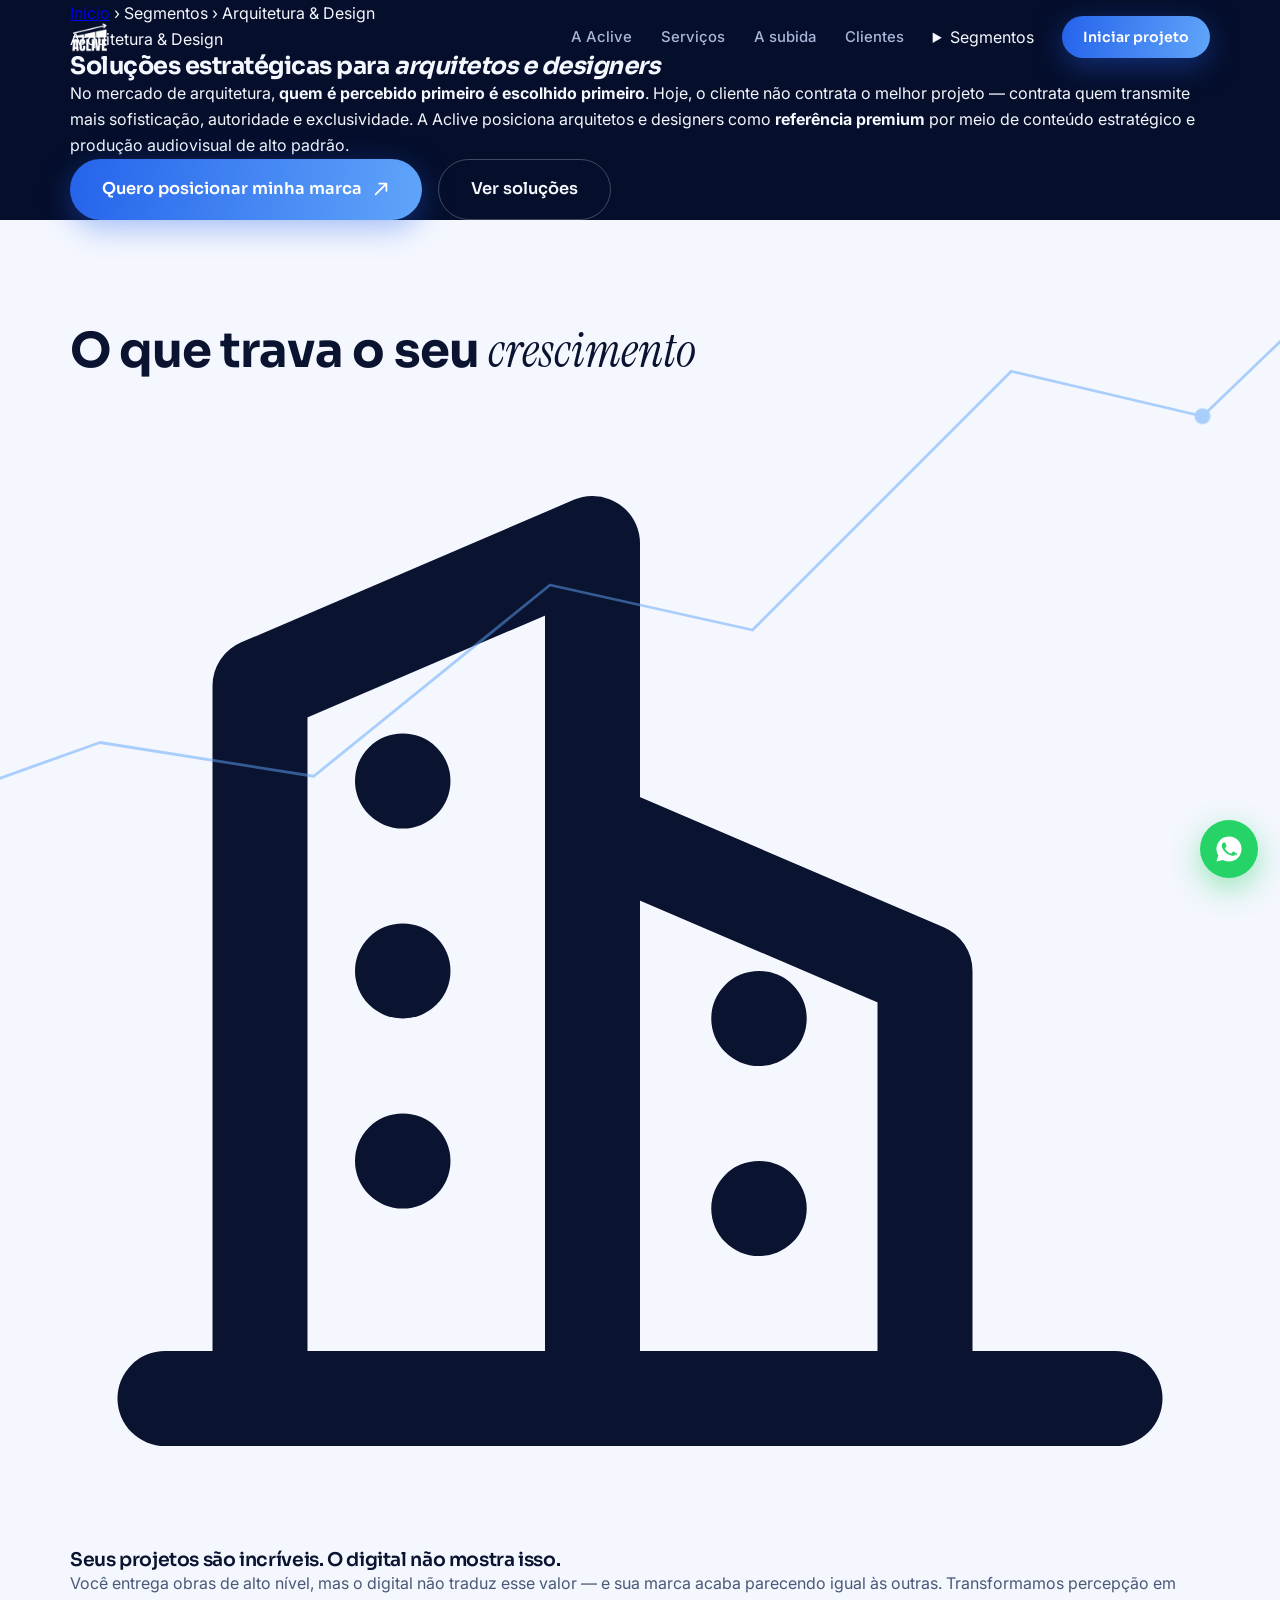
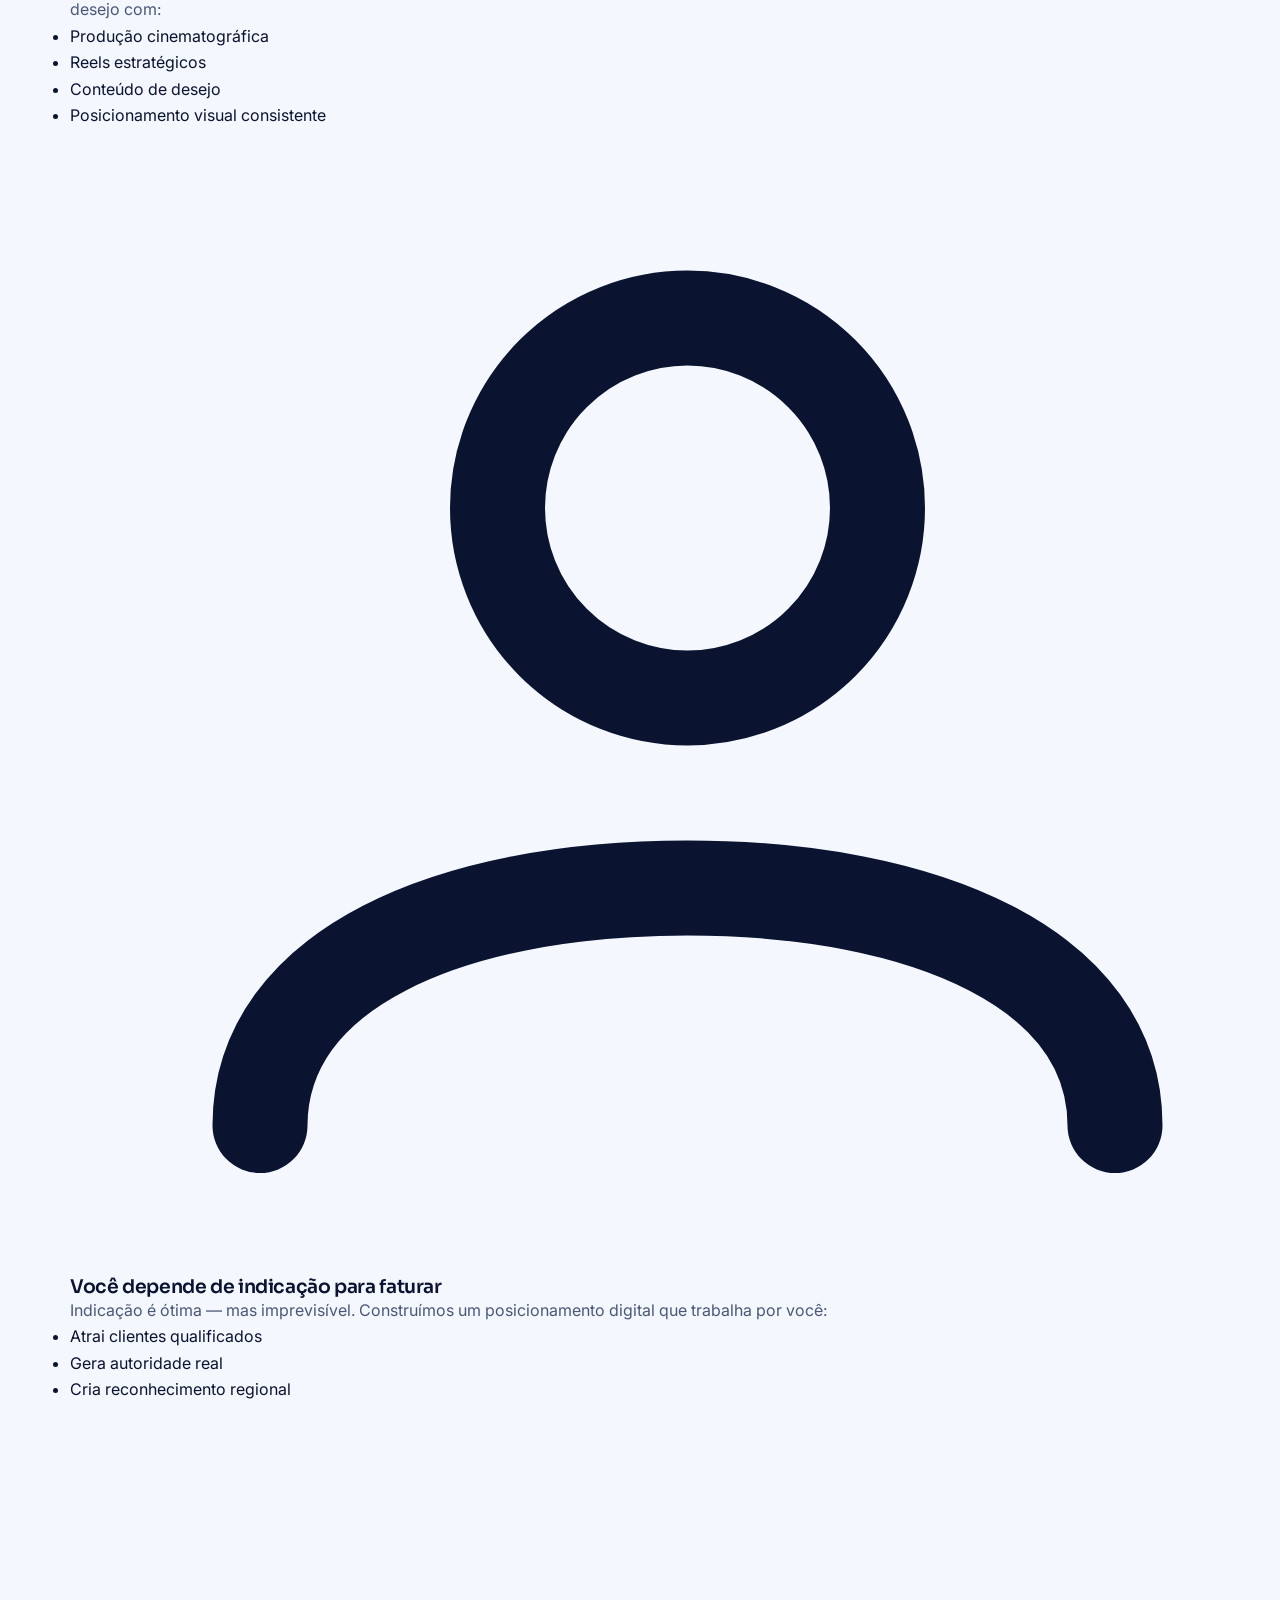
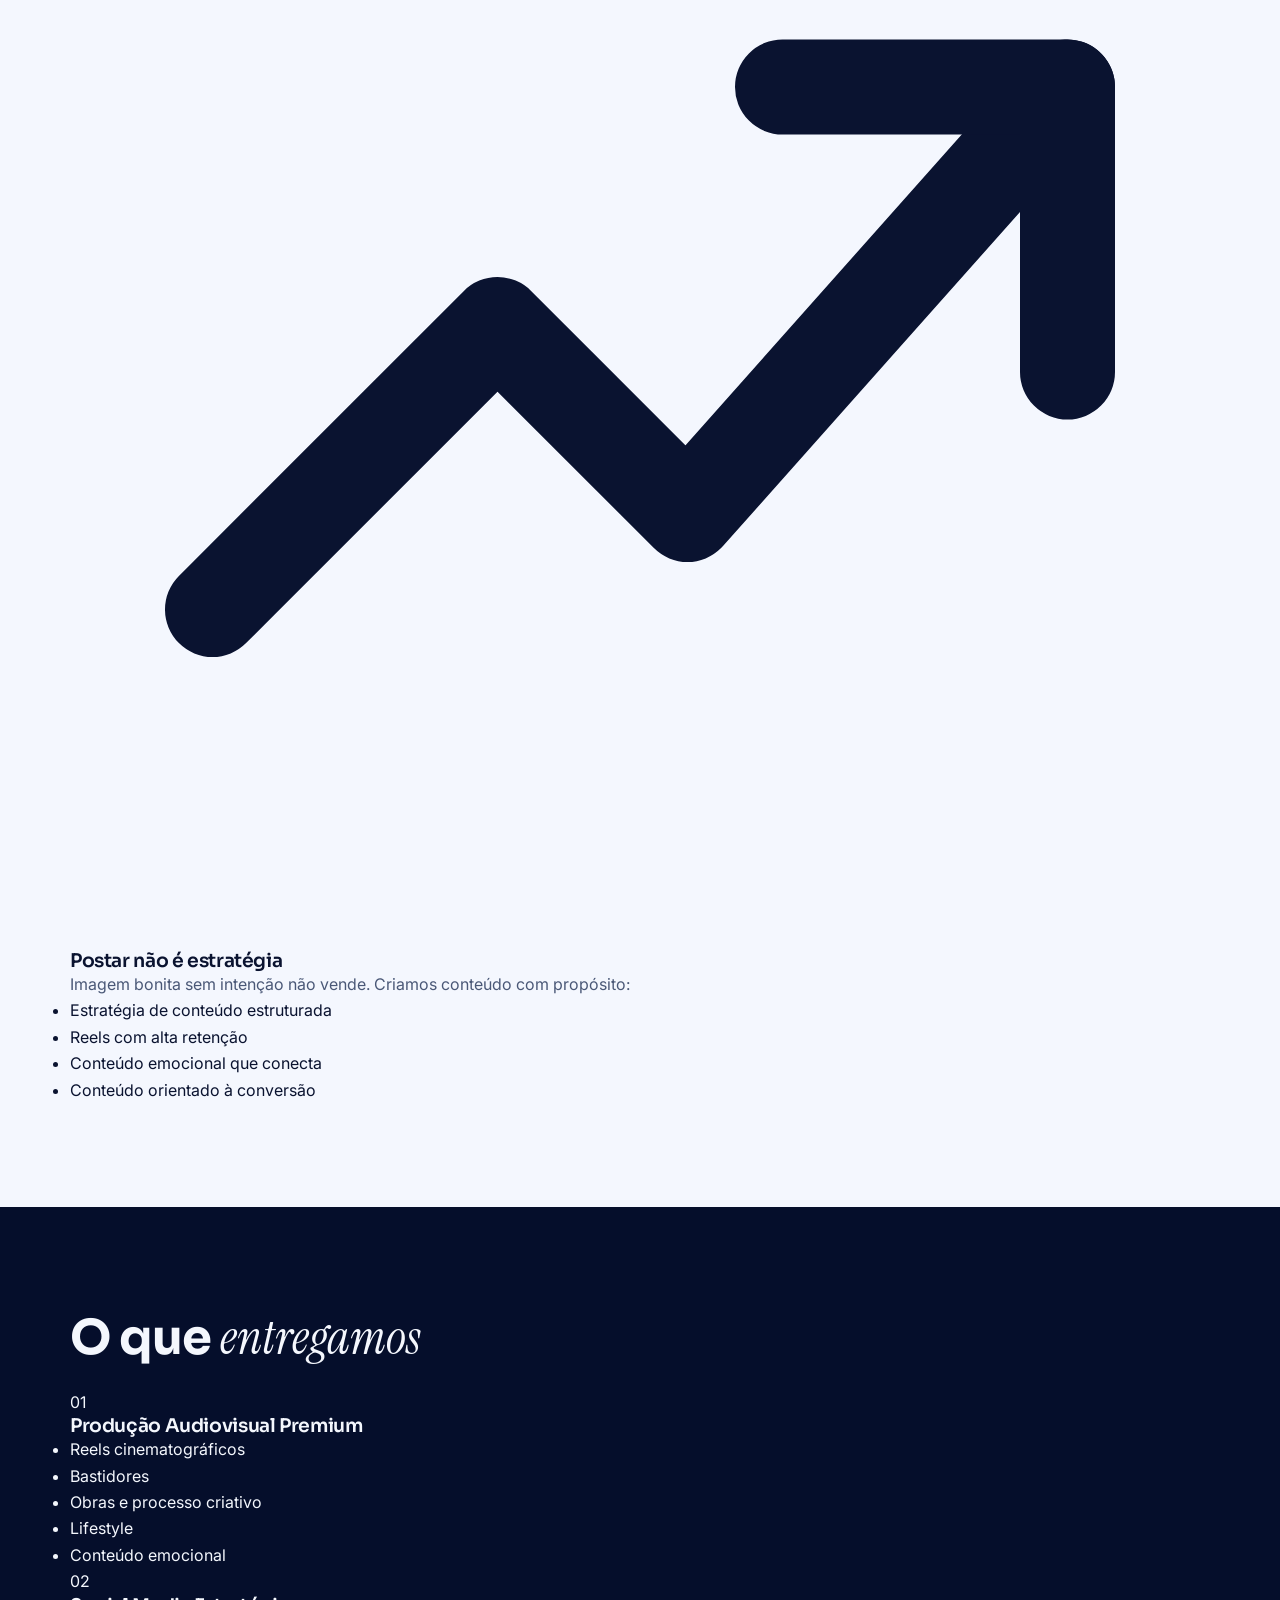
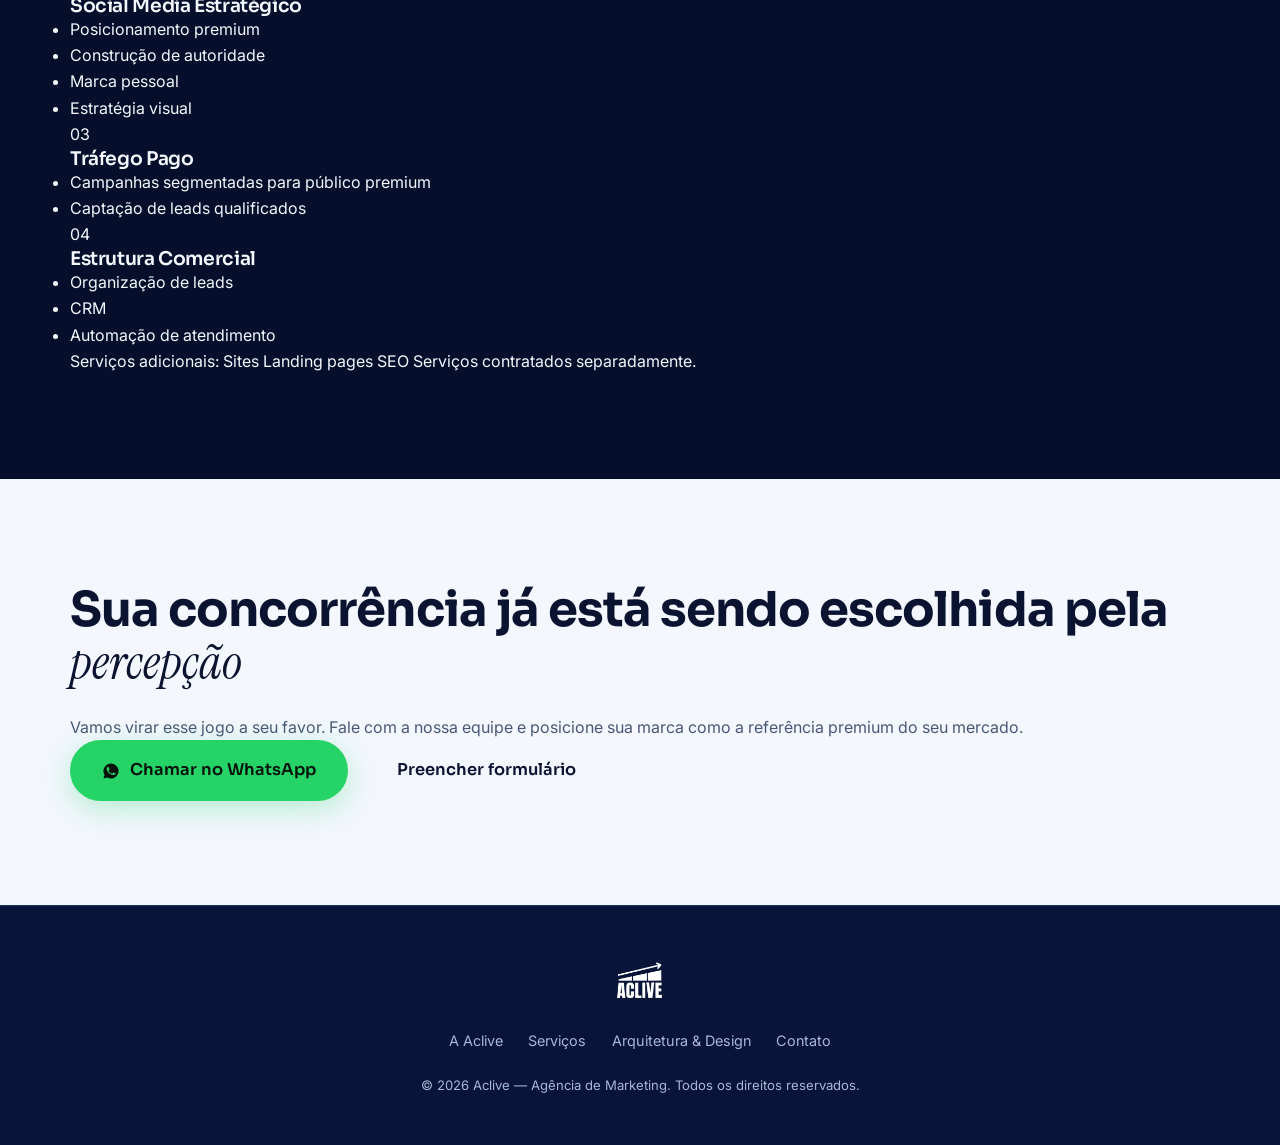
<file: segmentos/arquitetura/index.html>
<!DOCTYPE html>
<html lang="pt-BR">
<head>
  <meta charset="UTF-8">
  <meta name="viewport" content="width=device-width, initial-scale=1.0">
  <title>Marketing para Arquitetura e Design | Aclive — Posicionamento premium e autoridade</title>
  <meta name="description" content="Marketing digital para arquitetos e designers: produção audiovisual cinematográfica, social media premium, tráfego pago segmentado e estrutura comercial. Posicione sua marca como referência premium com a Aclive.">

  <!-- ============================================================
       PÁGINA DE SEGMENTO: ARQUITETURA & DESIGN  (slug: /segmentos/arquitetura/)
       Para criar um novo segmento: duplique esta pasta, renomeie o
       slug, e edite título, meta, H1 e conteúdo. Os caminhos com /
       no início (ex.: /style.css) funcionam em qualquer nível.
       ============================================================ -->

  <link rel="preconnect" href="https://fonts.googleapis.com">
  <link rel="preconnect" href="https://fonts.gstatic.com" crossorigin>
  <link href="https://fonts.googleapis.com/css2?family=Sora:wght@400;600;700;800&family=Inter:wght@400;500;600&family=Instrument+Serif:ital@0;1&display=swap" rel="stylesheet">
  <link rel="stylesheet" href="/style.css?v=4">
  <link rel="icon" type="image/png" sizes="180x180" href="/favicon.png?v=2">
  <link rel="apple-touch-icon" href="/favicon.png?v=2">
  <!-- Meta Pixel Code -->
  <script>
  !function(f,b,e,v,n,t,s)
  {if(f.fbq)return;n=f.fbq=function(){n.callMethod?
  n.callMethod.apply(n,arguments):n.queue.push(arguments)};
  if(!f._fbq)f._fbq=n;n.push=n;n.loaded=!0;n.version='2.0';
  n.queue=[];t=b.createElement(e);t.async=!0;
  t.src=v;s=b.getElementsByTagName(e)[0];
  s.parentNode.insertBefore(t,s)}(window, document,'script',
  'https://connect.facebook.net/en_US/fbevents.js');
  fbq('init', '24704770449145082');
  fbq('track', 'PageView');
  </script>
  <noscript><img height="1" width="1" style="display:none"
  src="https://www.facebook.com/tr?id=24704770449145082&ev=PageView&noscript=1"
  /></noscript>
  <!-- End Meta Pixel Code -->
</head>
<body>

  <!-- ================= NAVBAR ================= -->
  <header class="navbar" id="navbar">
    <div class="container nav-inner">
      <a href="/" class="logo" aria-label="Aclive — início">
        <img src="/logo-aclive.png" class="logo-img" alt="Aclive">
      </a>

      <nav class="nav-links" id="navLinks" aria-label="Navegação principal">
        <a href="/#voce-tem">A Aclive</a>
        <a href="/#servicos">Serviços</a>
        <a href="/#subida">A subida</a>
        <a href="/#depoimentos">Clientes</a>
        <details class="nav-drop">
          <summary>Segmentos</summary>
          <div class="nav-drop-menu">
            <a href="/segmentos/advocacia/">Advocacia</a>
            <a href="/segmentos/estetica/">Clínicas de Estética</a>
            <a href="/segmentos/arquitetura/">Arquitetura &amp; Design</a>
            <!-- EDITAR: novos segmentos entram aqui -->
          </div>
        </details>
        <a href="/#contato" class="btn btn-primary btn-nav">Iniciar projeto</a>
      </nav>

      <button class="hamburger" id="hamburger" aria-label="Abrir menu" aria-expanded="false">
        <span></span><span></span><span></span>
      </button>
    </div>
  </header>

  <!-- ================= HERO ================= -->
  <section class="seg-hero">
    <svg class="hero-chart" viewBox="0 0 1440 800" fill="none" preserveAspectRatio="xMidYMax slice" aria-hidden="true">
      <path class="chart-line" d="M-40 760 L240 660 L430 690 L640 520 L820 560 L1050 330 L1220 370 L1480 120"/>
      <circle class="chart-dot" cx="1220" cy="370" r="7"/>
    </svg>

    <div class="container">
      <p class="seg-crumb reveal"><a href="/">Início</a> <span aria-hidden="true">›</span> Segmentos <span aria-hidden="true">›</span> Arquitetura &amp; Design</p>

      <span class="seg-badge reveal">Arquitetura &amp; Design</span>
      <h1 class="reveal">Soluções estratégicas para <em>arquitetos e designers</em></h1>
      <p class="seg-lead reveal">
        No mercado de arquitetura, <strong>quem é percebido primeiro é escolhido primeiro</strong>. Hoje, o
        cliente não contrata o melhor projeto — contrata quem transmite mais sofisticação, autoridade e
        exclusividade. A Aclive posiciona arquitetos e designers como <strong>referência premium</strong> por
        meio de conteúdo estratégico e produção audiovisual de alto padrão.
      </p>
      <div class="hero-ctas seg-hero-ctas reveal">
        <a href="https://wa.me/5531993667472?text=Ol%C3%A1!%20Trabalho%20com%20arquitetura%20e%20quero%20posicionar%20minha%20marca%20com%20a%20Aclive." class="btn btn-primary btn-lg" target="_blank" rel="noopener">
          Quero posicionar minha marca
          <svg viewBox="0 0 20 20" fill="none" aria-hidden="true"><path d="M4 16 L16 4 M8 4 h8 v8" stroke="currentColor" stroke-width="2" stroke-linecap="round" stroke-linejoin="round"/></svg>
        </a>
        <a href="#solucoes" class="btn btn-ghost btn-lg">Ver soluções</a>
      </div>
    </div>
  </section>

  <!-- ================= O QUE SOLUCIONAMOS ================= -->
  <section class="section section-light" id="solucoes">
    <div class="container">
      <div class="section-head reveal">
        <h2>O que trava o seu <em>crescimento</em></h2>
      </div>

      <div class="seg-problems">
        <article class="seg-problem reveal">
          <span class="seg-problem-ic" aria-hidden="true">
            <svg viewBox="0 0 24 24" fill="none"><path d="M4 21 V6 l7-3 v18 M11 21 V9 l7 3 v9 M2 21 h20" stroke="currentColor" stroke-width="2" stroke-linecap="round" stroke-linejoin="round"/><path d="M7 8 h.01 M7 12 h.01 M7 16 h.01 M14.5 13 h.01 M14.5 17 h.01" stroke="currentColor" stroke-width="2" stroke-linecap="round"/></svg>
          </span>
          <h3>Seus projetos são incríveis. O digital não mostra isso.</h3>
          <p>Você entrega obras de alto nível, mas o digital não traduz esse valor — e sua marca acaba parecendo igual às outras. Transformamos percepção em desejo com:</p>
          <ul class="seg-list">
            <li>Produção cinematográfica</li>
            <li>Reels estratégicos</li>
            <li>Conteúdo de desejo</li>
            <li>Posicionamento visual consistente</li>
          </ul>
        </article>

        <article class="seg-problem reveal">
          <span class="seg-problem-ic" aria-hidden="true">
            <svg viewBox="0 0 24 24" fill="none"><path d="M17 8 a4 4 0 1 0-8 0 4 4 0 0 0 8 0Z" stroke="currentColor" stroke-width="2"/><path d="M4 21 c0-3.3 4-5 9-5s9 1.7 9 5" stroke="currentColor" stroke-width="2" stroke-linecap="round"/></svg>
          </span>
          <h3>Você depende de indicação para faturar</h3>
          <p>Indicação é ótima — mas imprevisível. Construímos um posicionamento digital que trabalha por você:</p>
          <ul class="seg-list">
            <li>Atrai clientes qualificados</li>
            <li>Gera autoridade real</li>
            <li>Cria reconhecimento regional</li>
          </ul>
        </article>

        <article class="seg-problem reveal">
          <span class="seg-problem-ic" aria-hidden="true">
            <svg viewBox="0 0 24 24" fill="none"><path d="M3 17 L9 11 L13 15 L21 6" stroke="currentColor" stroke-width="2" stroke-linecap="round" stroke-linejoin="round"/><path d="M15 6 h6 v6" stroke="currentColor" stroke-width="2" stroke-linecap="round" stroke-linejoin="round"/></svg>
          </span>
          <h3>Postar não é estratégia</h3>
          <p>Imagem bonita sem intenção não vende. Criamos conteúdo com propósito:</p>
          <ul class="seg-list">
            <li>Estratégia de conteúdo estruturada</li>
            <li>Reels com alta retenção</li>
            <li>Conteúdo emocional que conecta</li>
            <li>Conteúdo orientado à conversão</li>
          </ul>
        </article>
      </div>
    </div>
  </section>

  <!-- ================= O QUE ENTREGAMOS ================= -->
  <section class="section" id="entregas">
    <div class="container">
      <div class="section-head reveal">
        <h2>O que <em>entregamos</em></h2>
      </div>

      <div class="seg-deliver">
        <article class="seg-deliver-card reveal">
          <span class="seg-deliver-num" aria-hidden="true">01</span>
          <h3>Produção Audiovisual Premium</h3>
          <ul class="seg-list">
            <li>Reels cinematográficos</li>
            <li>Bastidores</li>
            <li>Obras e processo criativo</li>
            <li>Lifestyle</li>
            <li>Conteúdo emocional</li>
          </ul>
        </article>

        <article class="seg-deliver-card reveal">
          <span class="seg-deliver-num" aria-hidden="true">02</span>
          <h3>Social Media Estratégico</h3>
          <ul class="seg-list">
            <li>Posicionamento premium</li>
            <li>Construção de autoridade</li>
            <li>Marca pessoal</li>
            <li>Estratégia visual</li>
          </ul>
        </article>

        <article class="seg-deliver-card reveal">
          <span class="seg-deliver-num" aria-hidden="true">03</span>
          <h3>Tráfego Pago</h3>
          <ul class="seg-list">
            <li>Campanhas segmentadas para público premium</li>
            <li>Captação de leads qualificados</li>
          </ul>
        </article>

        <article class="seg-deliver-card reveal">
          <span class="seg-deliver-num" aria-hidden="true">04</span>
          <h3>Estrutura Comercial</h3>
          <ul class="seg-list">
            <li>Organização de leads</li>
            <li>CRM</li>
            <li>Automação de atendimento</li>
          </ul>
        </article>
      </div>

      <div class="seg-extra reveal">
        <span class="seg-extra-title">Serviços adicionais:</span>
        <span class="seg-tag">Sites</span>
        <span class="seg-tag">Landing pages</span>
        <span class="seg-tag">SEO</span>
        <span class="seg-extra-note">Serviços contratados separadamente.</span>
      </div>
    </div>
  </section>

  <!-- ================= CTA FINAL ================= -->
  <section class="section section-light">
    <div class="container seg-cta">
      <div class="section-head center reveal">
        <h2>Sua concorrência já está sendo escolhida pela <em>percepção</em></h2>
      </div>
      <p class="reveal">Vamos virar esse jogo a seu favor. Fale com a nossa equipe e posicione sua marca como a referência premium do seu mercado.</p>
      <div class="hero-ctas reveal">
        <a href="https://wa.me/5531993667472?text=Ol%C3%A1!%20Trabalho%20com%20arquitetura%20e%20quero%20posicionar%20minha%20marca%20com%20a%20Aclive." class="btn btn-wa btn-lg" target="_blank" rel="noopener">
          <svg viewBox="0 0 24 24" fill="currentColor" aria-hidden="true"><path d="M12 2a10 10 0 0 0-8.6 15.1L2 22l5.1-1.3A10 10 0 1 0 12 2Zm5.4 14.1c-.2.6-1.3 1.2-1.8 1.2-.5.1-1 .2-3.4-.7-2.9-1.2-4.7-4.1-4.9-4.3-.1-.2-1.1-1.5-1.1-2.9s.7-2 1-2.3c.2-.3.5-.3.7-.3h.5c.2 0 .4 0 .6.4l.9 2.1c.1.2.1.4 0 .6l-.4.6-.5.5c-.2.2-.3.4-.1.7.2.3.8 1.4 1.8 2.2 1.2 1.1 2.3 1.5 2.6 1.6.3.1.5.1.7-.1l1-1.2c.2-.3.4-.2.7-.1l2 1c.3.1.5.2.6.4 0 .1 0 .7-.3 1.6Z"/></svg>
          Chamar no WhatsApp
        </a>
        <a href="/#contato" class="btn btn-ghost btn-lg" style="color:#0d1330">Preencher formulário</a>
      </div>
    </div>
  </section>

  <!-- ================= FOOTER ================= -->
  <footer class="footer">
    <div class="container footer-inner">
      <a href="/" class="logo" aria-label="Aclive — início">
        <img src="/logo-aclive.png" class="logo-img" alt="Aclive">
      </a>
      <nav class="footer-links" aria-label="Links do rodapé">
        <a href="/#voce-tem">A Aclive</a>
        <a href="/#servicos">Serviços</a>
        <a href="/segmentos/arquitetura/">Arquitetura &amp; Design</a>
        <a href="/#contato">Contato</a>
      </nav>
      <p class="footer-copy">© <span id="year">2026</span> Aclive — Agência de Marketing. Todos os direitos reservados.</p>
    </div>
  </footer>

  <!-- WhatsApp flutuante -->
  <a href="https://wa.me/5531993667472?text=Ol%C3%A1!%20Trabalho%20com%20arquitetura%20e%20quero%20posicionar%20minha%20marca%20com%20a%20Aclive." class="wa-float" target="_blank" rel="noopener" aria-label="Conversar no WhatsApp">
    <svg viewBox="0 0 24 24" fill="currentColor" aria-hidden="true"><path d="M12 2a10 10 0 0 0-8.6 15.1L2 22l5.1-1.3A10 10 0 1 0 12 2Zm5.4 14.1c-.2.6-1.3 1.2-1.8 1.2-.5.1-1 .2-3.4-.7-2.9-1.2-4.7-4.1-4.9-4.3-.1-.2-1.1-1.5-1.1-2.9s.7-2 1-2.3c.2-.3.5-.3.7-.3h.5c.2 0 .4 0 .6.4l.9 2.1c.1.2.1.4 0 .6l-.4.6-.5.5c-.2.2-.3.4-.1.7.2.3.8 1.4 1.8 2.2 1.2 1.1 2.3 1.5 2.6 1.6.3.1.5.1.7-.1l1-1.2c.2-.3.4-.2.7-.1l2 1c.3.1.5.2.6.4 0 .1 0 .7-.3 1.6Z"/></svg>
  </a>

  <script src="/script.js"></script>
</body>
</html>
</file>
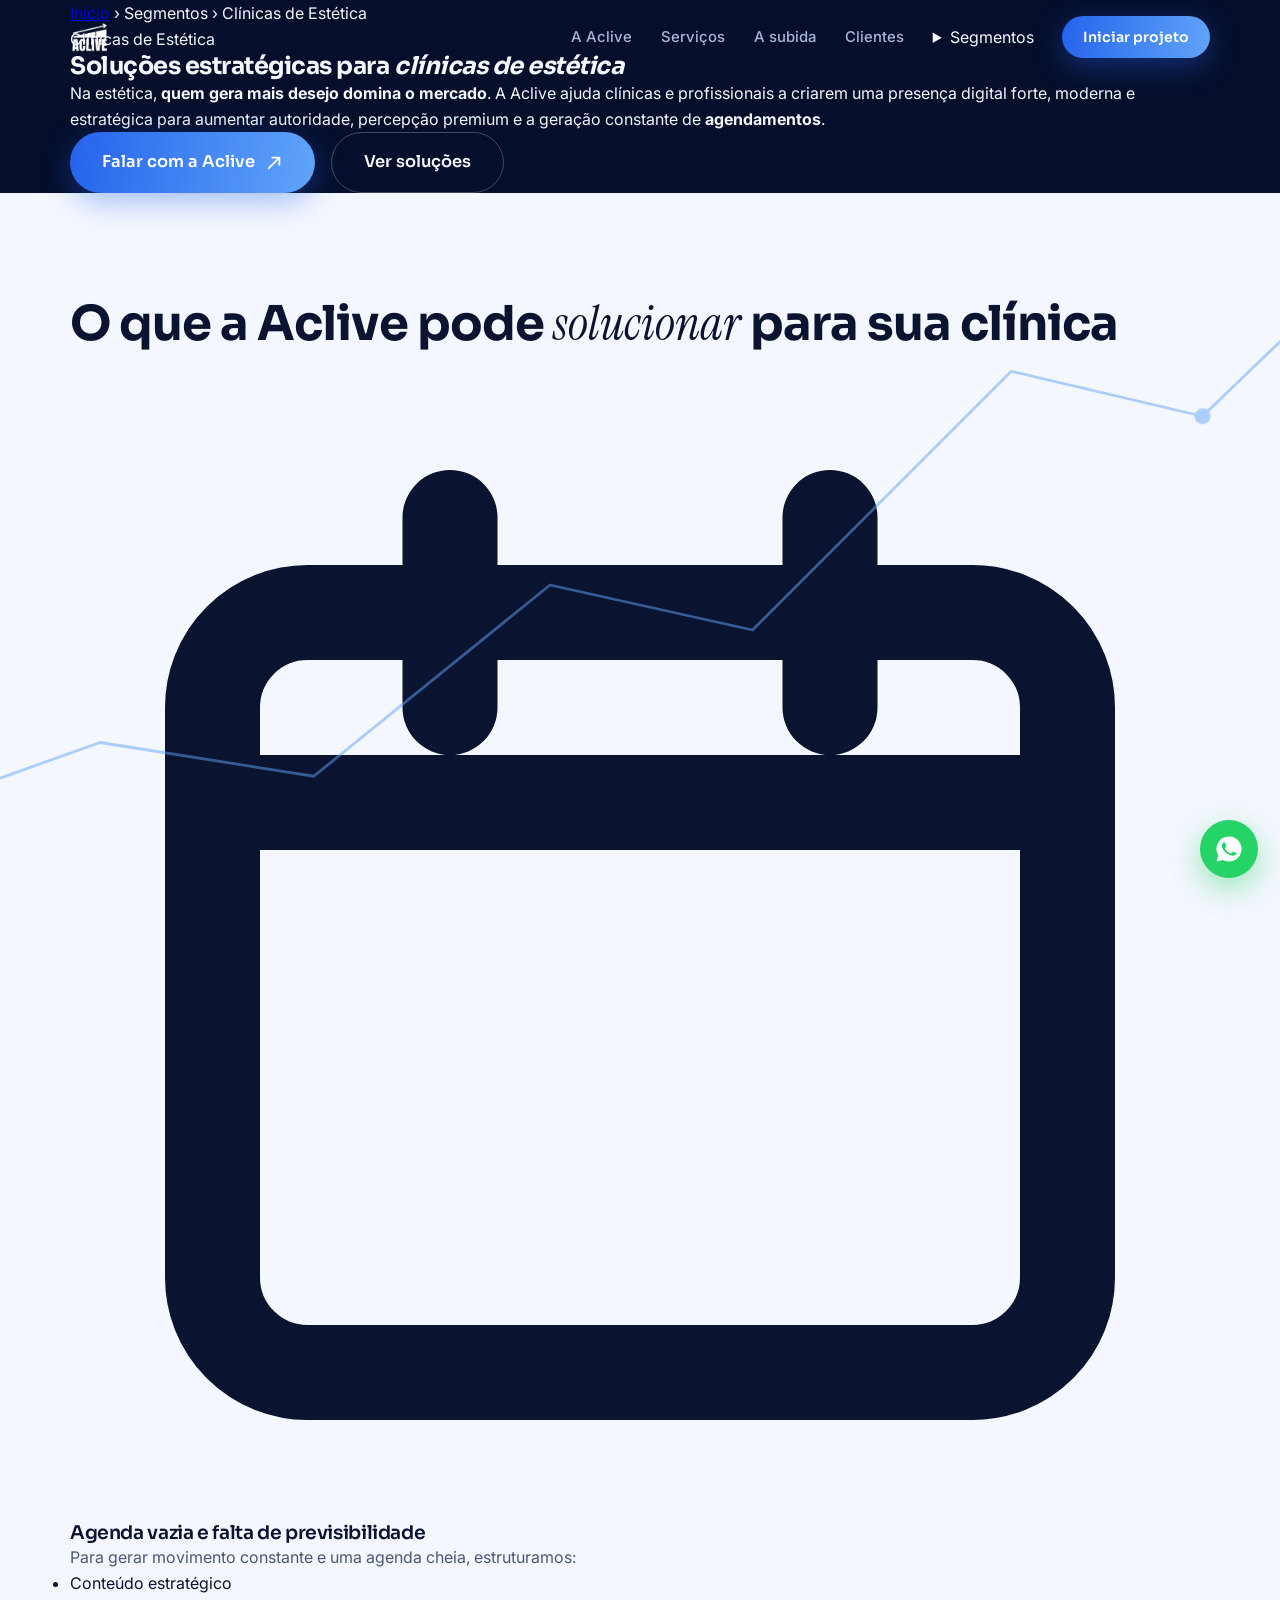
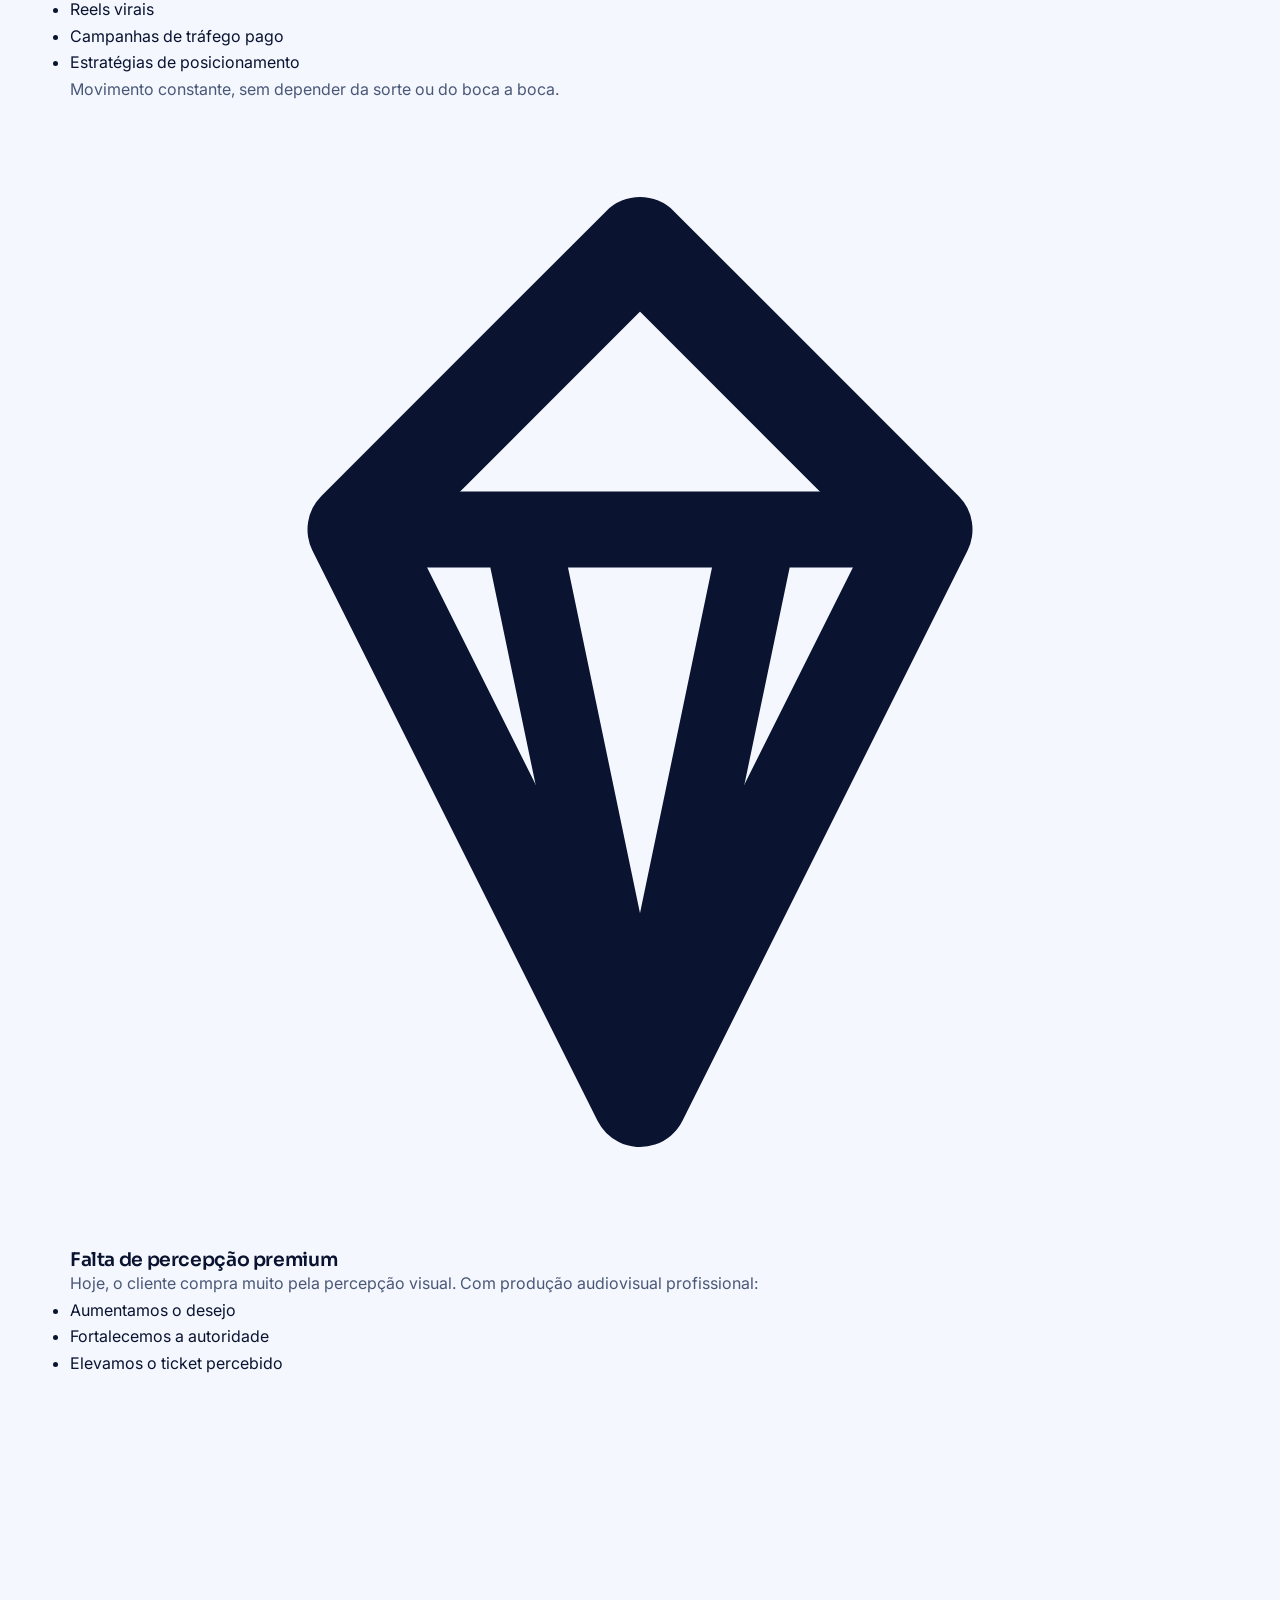
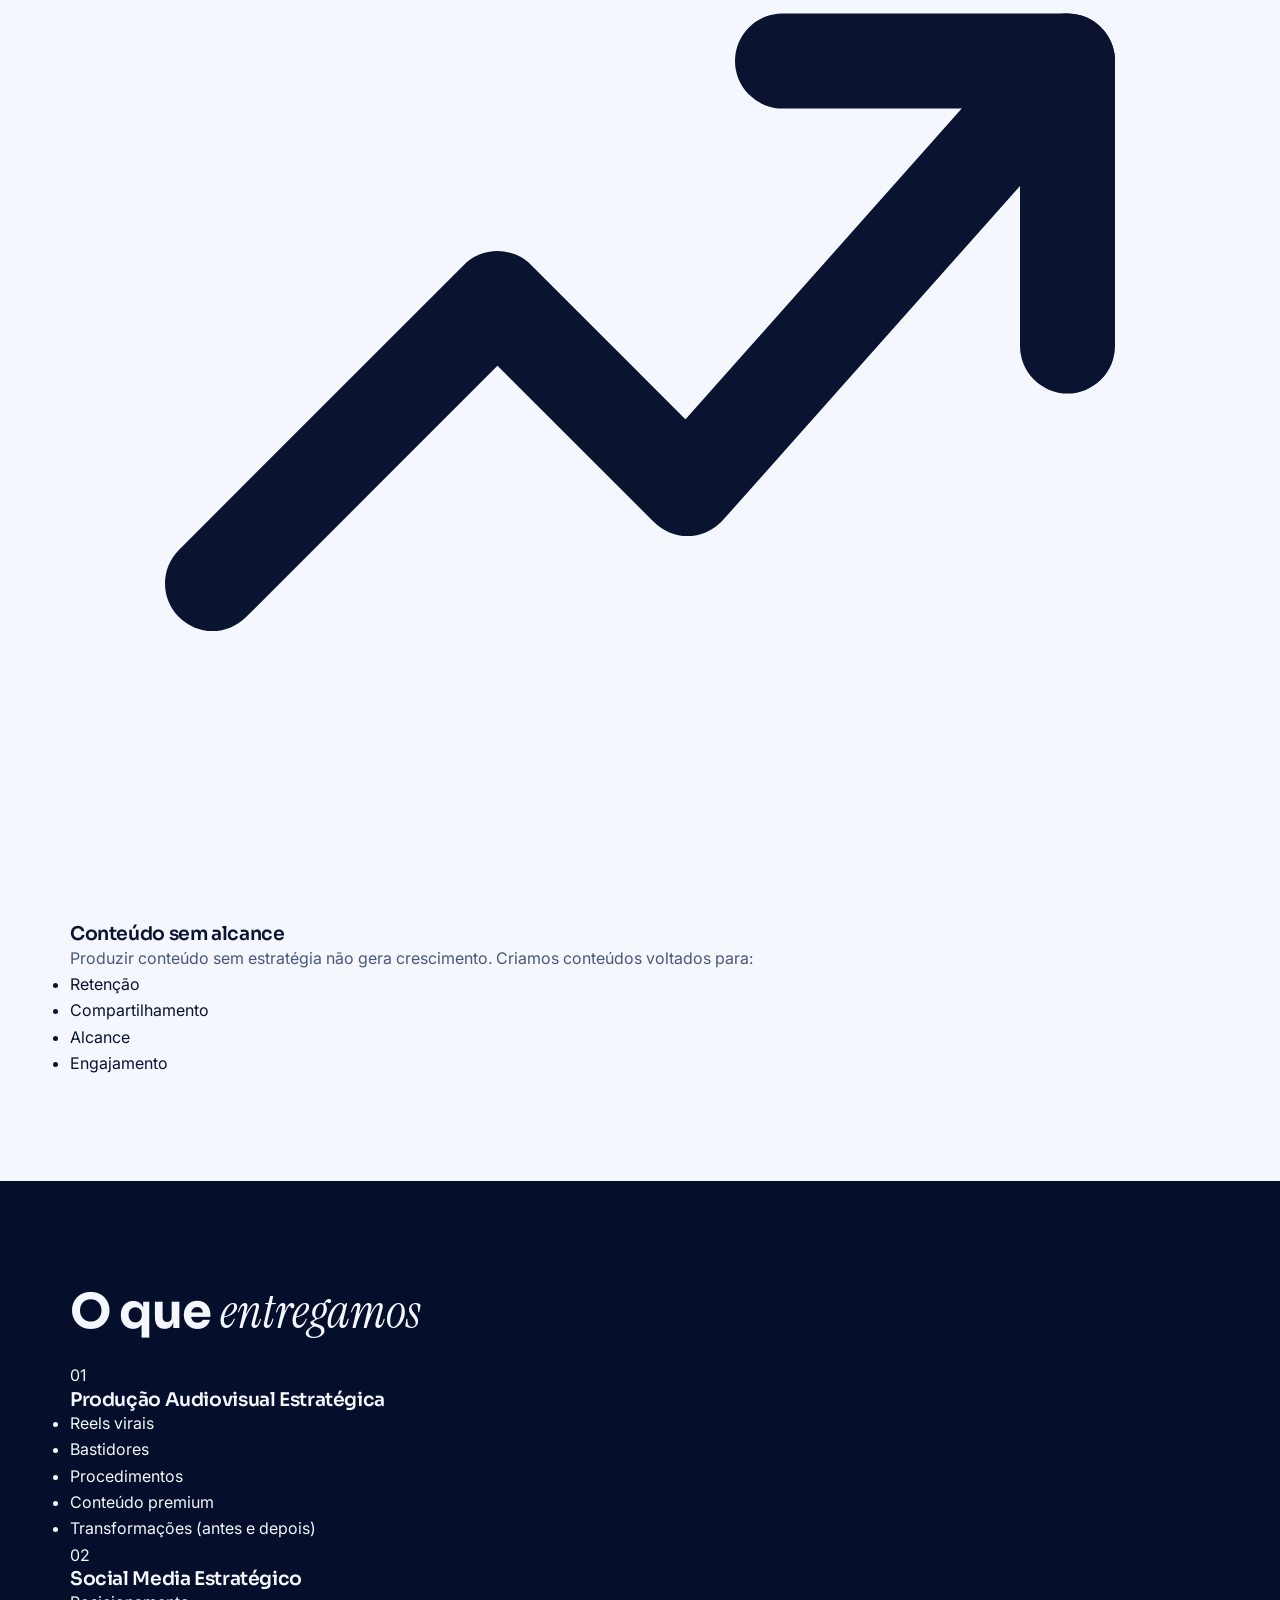
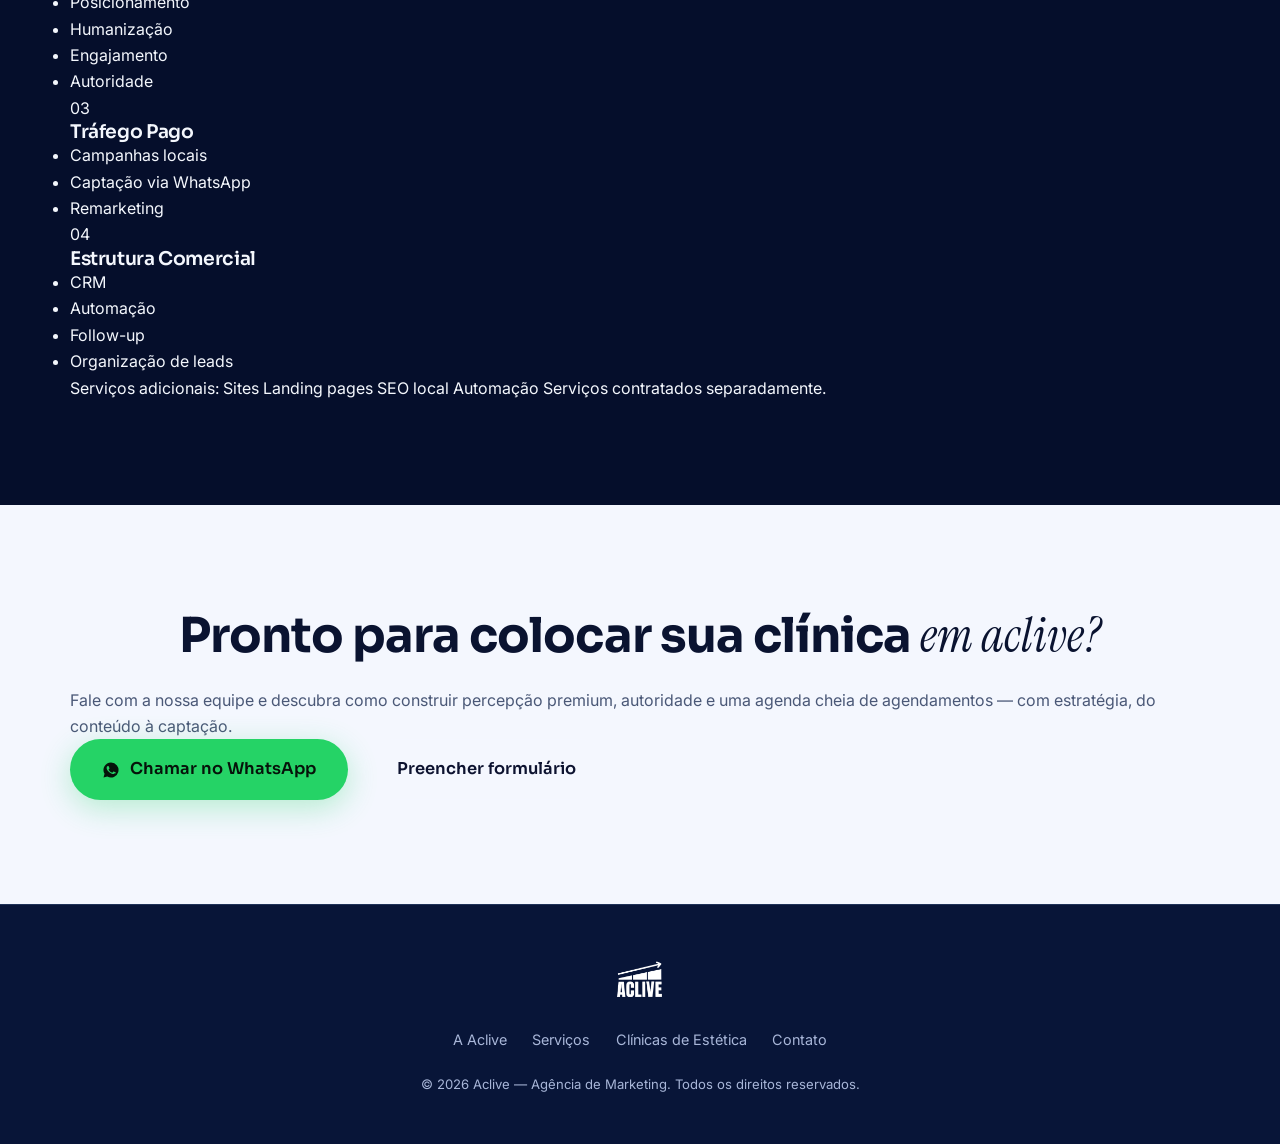
<file: segmentos/estetica/index.html>
<!DOCTYPE html>
<html lang="pt-BR">
<head>
  <meta charset="UTF-8">
  <meta name="viewport" content="width=device-width, initial-scale=1.0">
  <title>Marketing para Clínicas de Estética | Aclive — Autoridade, percepção premium e agendamentos</title>
  <meta name="description" content="Marketing digital para clínicas e profissionais da estética: produção audiovisual, social media estratégico, tráfego pago local e estrutura comercial. Aumente autoridade, percepção premium e agendamentos com a Aclive.">

  <!-- ============================================================
       PÁGINA DE SEGMENTO: CLÍNICAS DE ESTÉTICA  (slug: /segmentos/estetica/)
       Para criar um novo segmento: duplique esta pasta, renomeie o
       slug, e edite título, meta, H1 e conteúdo. Os caminhos com /
       no início (ex.: /style.css) funcionam em qualquer nível.
       ============================================================ -->

  <link rel="preconnect" href="https://fonts.googleapis.com">
  <link rel="preconnect" href="https://fonts.gstatic.com" crossorigin>
  <link href="https://fonts.googleapis.com/css2?family=Sora:wght@400;600;700;800&family=Inter:wght@400;500;600&family=Instrument+Serif:ital@0;1&display=swap" rel="stylesheet">
  <link rel="stylesheet" href="/style.css?v=4">
  <link rel="icon" type="image/png" sizes="180x180" href="/favicon.png?v=2">
  <link rel="apple-touch-icon" href="/favicon.png?v=2">
  <!-- Meta Pixel Code -->
  <script>
  !function(f,b,e,v,n,t,s)
  {if(f.fbq)return;n=f.fbq=function(){n.callMethod?
  n.callMethod.apply(n,arguments):n.queue.push(arguments)};
  if(!f._fbq)f._fbq=n;n.push=n;n.loaded=!0;n.version='2.0';
  n.queue=[];t=b.createElement(e);t.async=!0;
  t.src=v;s=b.getElementsByTagName(e)[0];
  s.parentNode.insertBefore(t,s)}(window, document,'script',
  'https://connect.facebook.net/en_US/fbevents.js');
  fbq('init', '24704770449145082');
  fbq('track', 'PageView');
  </script>
  <noscript><img height="1" width="1" style="display:none"
  src="https://www.facebook.com/tr?id=24704770449145082&ev=PageView&noscript=1"
  /></noscript>
  <!-- End Meta Pixel Code -->
</head>
<body>

  <!-- ================= NAVBAR ================= -->
  <header class="navbar" id="navbar">
    <div class="container nav-inner">
      <a href="/" class="logo" aria-label="Aclive — início">
        <img src="/logo-aclive.png" class="logo-img" alt="Aclive">
      </a>

      <nav class="nav-links" id="navLinks" aria-label="Navegação principal">
        <a href="/#voce-tem">A Aclive</a>
        <a href="/#servicos">Serviços</a>
        <a href="/#subida">A subida</a>
        <a href="/#depoimentos">Clientes</a>
        <details class="nav-drop">
          <summary>Segmentos</summary>
          <div class="nav-drop-menu">
            <a href="/segmentos/advocacia/">Advocacia</a>
            <a href="/segmentos/estetica/">Clínicas de Estética</a>
            <!-- EDITAR: novos segmentos entram aqui -->
          </div>
        </details>
        <a href="/#contato" class="btn btn-primary btn-nav">Iniciar projeto</a>
      </nav>

      <button class="hamburger" id="hamburger" aria-label="Abrir menu" aria-expanded="false">
        <span></span><span></span><span></span>
      </button>
    </div>
  </header>

  <!-- ================= HERO ================= -->
  <section class="seg-hero">
    <svg class="hero-chart" viewBox="0 0 1440 800" fill="none" preserveAspectRatio="xMidYMax slice" aria-hidden="true">
      <path class="chart-line" d="M-40 760 L240 660 L430 690 L640 520 L820 560 L1050 330 L1220 370 L1480 120"/>
      <circle class="chart-dot" cx="1220" cy="370" r="7"/>
    </svg>

    <div class="container">
      <p class="seg-crumb reveal"><a href="/">Início</a> <span aria-hidden="true">›</span> Segmentos <span aria-hidden="true">›</span> Clínicas de Estética</p>

      <span class="seg-badge reveal">Clínicas de Estética</span>
      <h1 class="reveal">Soluções estratégicas para <em>clínicas de estética</em></h1>
      <p class="seg-lead reveal">
        Na estética, <strong>quem gera mais desejo domina o mercado</strong>. A Aclive ajuda clínicas e
        profissionais a criarem uma presença digital forte, moderna e estratégica para aumentar
        autoridade, percepção premium e a geração constante de <strong>agendamentos</strong>.
      </p>
      <div class="hero-ctas seg-hero-ctas reveal">
        <a href="https://wa.me/5531993667472?text=Ol%C3%A1!%20Tenho%20uma%20cl%C3%ADnica%20de%20est%C3%A9tica%20e%20quero%20saber%20mais%20sobre%20as%20solu%C3%A7%C3%B5es%20da%20Aclive." class="btn btn-primary btn-lg" target="_blank" rel="noopener">
          Falar com a Aclive
          <svg viewBox="0 0 20 20" fill="none" aria-hidden="true"><path d="M4 16 L16 4 M8 4 h8 v8" stroke="currentColor" stroke-width="2" stroke-linecap="round" stroke-linejoin="round"/></svg>
        </a>
        <a href="#solucoes" class="btn btn-ghost btn-lg">Ver soluções</a>
      </div>
    </div>
  </section>

  <!-- ================= O QUE SOLUCIONAMOS ================= -->
  <section class="section section-light" id="solucoes">
    <div class="container">
      <div class="section-head reveal">
        <h2>O que a Aclive pode <em>solucionar</em> para sua clínica</h2>
      </div>

      <div class="seg-problems">
        <article class="seg-problem reveal">
          <span class="seg-problem-ic" aria-hidden="true">
            <svg viewBox="0 0 24 24" fill="none"><rect x="3" y="5" width="18" height="16" rx="2" stroke="currentColor" stroke-width="2"/><path d="M3 9 h18 M8 3 v4 M16 3 v4" stroke="currentColor" stroke-width="2" stroke-linecap="round"/></svg>
          </span>
          <h3>Agenda vazia e falta de previsibilidade</h3>
          <p>Para gerar movimento constante e uma agenda cheia, estruturamos:</p>
          <ul class="seg-list">
            <li>Conteúdo estratégico</li>
            <li>Reels virais</li>
            <li>Campanhas de tráfego pago</li>
            <li>Estratégias de posicionamento</li>
          </ul>
          <p class="seg-problem-note">Movimento constante, sem depender da sorte ou do boca a boca.</p>
        </article>

        <article class="seg-problem reveal">
          <span class="seg-problem-ic" aria-hidden="true">
            <svg viewBox="0 0 24 24" fill="none"><path d="M6 9 L12 3 L18 9 L12 21 Z" stroke="currentColor" stroke-width="2" stroke-linejoin="round"/><path d="M6 9 h12 M9.5 9 L12 21 M14.5 9 L12 21" stroke="currentColor" stroke-width="1.6" stroke-linejoin="round"/></svg>
          </span>
          <h3>Falta de percepção premium</h3>
          <p>Hoje, o cliente compra muito pela percepção visual. Com produção audiovisual profissional:</p>
          <ul class="seg-list">
            <li>Aumentamos o desejo</li>
            <li>Fortalecemos a autoridade</li>
            <li>Elevamos o ticket percebido</li>
          </ul>
        </article>

        <article class="seg-problem reveal">
          <span class="seg-problem-ic" aria-hidden="true">
            <svg viewBox="0 0 24 24" fill="none"><path d="M3 17 L9 11 L13 15 L21 6" stroke="currentColor" stroke-width="2" stroke-linecap="round" stroke-linejoin="round"/><path d="M15 6 h6 v6" stroke="currentColor" stroke-width="2" stroke-linecap="round" stroke-linejoin="round"/></svg>
          </span>
          <h3>Conteúdo sem alcance</h3>
          <p>Produzir conteúdo sem estratégia não gera crescimento. Criamos conteúdos voltados para:</p>
          <ul class="seg-list">
            <li>Retenção</li>
            <li>Compartilhamento</li>
            <li>Alcance</li>
            <li>Engajamento</li>
          </ul>
        </article>
      </div>
    </div>
  </section>

  <!-- ================= O QUE ENTREGAMOS ================= -->
  <section class="section" id="entregas">
    <div class="container">
      <div class="section-head reveal">
        <h2>O que <em>entregamos</em></h2>
      </div>

      <div class="seg-deliver">
        <article class="seg-deliver-card reveal">
          <span class="seg-deliver-num" aria-hidden="true">01</span>
          <h3>Produção Audiovisual Estratégica</h3>
          <ul class="seg-list">
            <li>Reels virais</li>
            <li>Bastidores</li>
            <li>Procedimentos</li>
            <li>Conteúdo premium</li>
            <li>Transformações (antes e depois)</li>
          </ul>
        </article>

        <article class="seg-deliver-card reveal">
          <span class="seg-deliver-num" aria-hidden="true">02</span>
          <h3>Social Media Estratégico</h3>
          <ul class="seg-list">
            <li>Posicionamento</li>
            <li>Humanização</li>
            <li>Engajamento</li>
            <li>Autoridade</li>
          </ul>
        </article>

        <article class="seg-deliver-card reveal">
          <span class="seg-deliver-num" aria-hidden="true">03</span>
          <h3>Tráfego Pago</h3>
          <ul class="seg-list">
            <li>Campanhas locais</li>
            <li>Captação via WhatsApp</li>
            <li>Remarketing</li>
          </ul>
        </article>

        <article class="seg-deliver-card reveal">
          <span class="seg-deliver-num" aria-hidden="true">04</span>
          <h3>Estrutura Comercial</h3>
          <ul class="seg-list">
            <li>CRM</li>
            <li>Automação</li>
            <li>Follow-up</li>
            <li>Organização de leads</li>
          </ul>
        </article>
      </div>

      <div class="seg-extra reveal">
        <span class="seg-extra-title">Serviços adicionais:</span>
        <span class="seg-tag">Sites</span>
        <span class="seg-tag">Landing pages</span>
        <span class="seg-tag">SEO local</span>
        <span class="seg-tag">Automação</span>
        <span class="seg-extra-note">Serviços contratados separadamente.</span>
      </div>
    </div>
  </section>

  <!-- ================= CTA FINAL ================= -->
  <section class="section section-light">
    <div class="container seg-cta">
      <div class="section-head center reveal">
        <h2>Pronto para colocar sua clínica <em>em aclive?</em></h2>
      </div>
      <p class="reveal">Fale com a nossa equipe e descubra como construir percepção premium, autoridade e uma agenda cheia de agendamentos — com estratégia, do conteúdo à captação.</p>
      <div class="hero-ctas reveal">
        <a href="https://wa.me/5531993667472?text=Ol%C3%A1!%20Tenho%20uma%20cl%C3%ADnica%20de%20est%C3%A9tica%20e%20quero%20saber%20mais%20sobre%20as%20solu%C3%A7%C3%B5es%20da%20Aclive." class="btn btn-wa btn-lg" target="_blank" rel="noopener">
          <svg viewBox="0 0 24 24" fill="currentColor" aria-hidden="true"><path d="M12 2a10 10 0 0 0-8.6 15.1L2 22l5.1-1.3A10 10 0 1 0 12 2Zm5.4 14.1c-.2.6-1.3 1.2-1.8 1.2-.5.1-1 .2-3.4-.7-2.9-1.2-4.7-4.1-4.9-4.3-.1-.2-1.1-1.5-1.1-2.9s.7-2 1-2.3c.2-.3.5-.3.7-.3h.5c.2 0 .4 0 .6.4l.9 2.1c.1.2.1.4 0 .6l-.4.6-.5.5c-.2.2-.3.4-.1.7.2.3.8 1.4 1.8 2.2 1.2 1.1 2.3 1.5 2.6 1.6.3.1.5.1.7-.1l1-1.2c.2-.3.4-.2.7-.1l2 1c.3.1.5.2.6.4 0 .1 0 .7-.3 1.6Z"/></svg>
          Chamar no WhatsApp
        </a>
        <a href="/#contato" class="btn btn-ghost btn-lg" style="color:#0d1330">Preencher formulário</a>
      </div>
    </div>
  </section>

  <!-- ================= FOOTER ================= -->
  <footer class="footer">
    <div class="container footer-inner">
      <a href="/" class="logo" aria-label="Aclive — início">
        <img src="/logo-aclive.png" class="logo-img" alt="Aclive">
      </a>
      <nav class="footer-links" aria-label="Links do rodapé">
        <a href="/#voce-tem">A Aclive</a>
        <a href="/#servicos">Serviços</a>
        <a href="/segmentos/estetica/">Clínicas de Estética</a>
        <a href="/#contato">Contato</a>
      </nav>
      <p class="footer-copy">© <span id="year">2026</span> Aclive — Agência de Marketing. Todos os direitos reservados.</p>
    </div>
  </footer>

  <!-- WhatsApp flutuante -->
  <a href="https://wa.me/5531993667472?text=Ol%C3%A1!%20Tenho%20uma%20cl%C3%ADnica%20de%20est%C3%A9tica%20e%20quero%20saber%20mais%20sobre%20as%20solu%C3%A7%C3%B5es%20da%20Aclive." class="wa-float" target="_blank" rel="noopener" aria-label="Conversar no WhatsApp">
    <svg viewBox="0 0 24 24" fill="currentColor" aria-hidden="true"><path d="M12 2a10 10 0 0 0-8.6 15.1L2 22l5.1-1.3A10 10 0 1 0 12 2Zm5.4 14.1c-.2.6-1.3 1.2-1.8 1.2-.5.1-1 .2-3.4-.7-2.9-1.2-4.7-4.1-4.9-4.3-.1-.2-1.1-1.5-1.1-2.9s.7-2 1-2.3c.2-.3.5-.3.7-.3h.5c.2 0 .4 0 .6.4l.9 2.1c.1.2.1.4 0 .6l-.4.6-.5.5c-.2.2-.3.4-.1.7.2.3.8 1.4 1.8 2.2 1.2 1.1 2.3 1.5 2.6 1.6.3.1.5.1.7-.1l1-1.2c.2-.3.4-.2.7-.1l2 1c.3.1.5.2.6.4 0 .1 0 .7-.3 1.6Z"/></svg>
  </a>

  <script src="/script.js"></script>
</body>
</html>
</file>
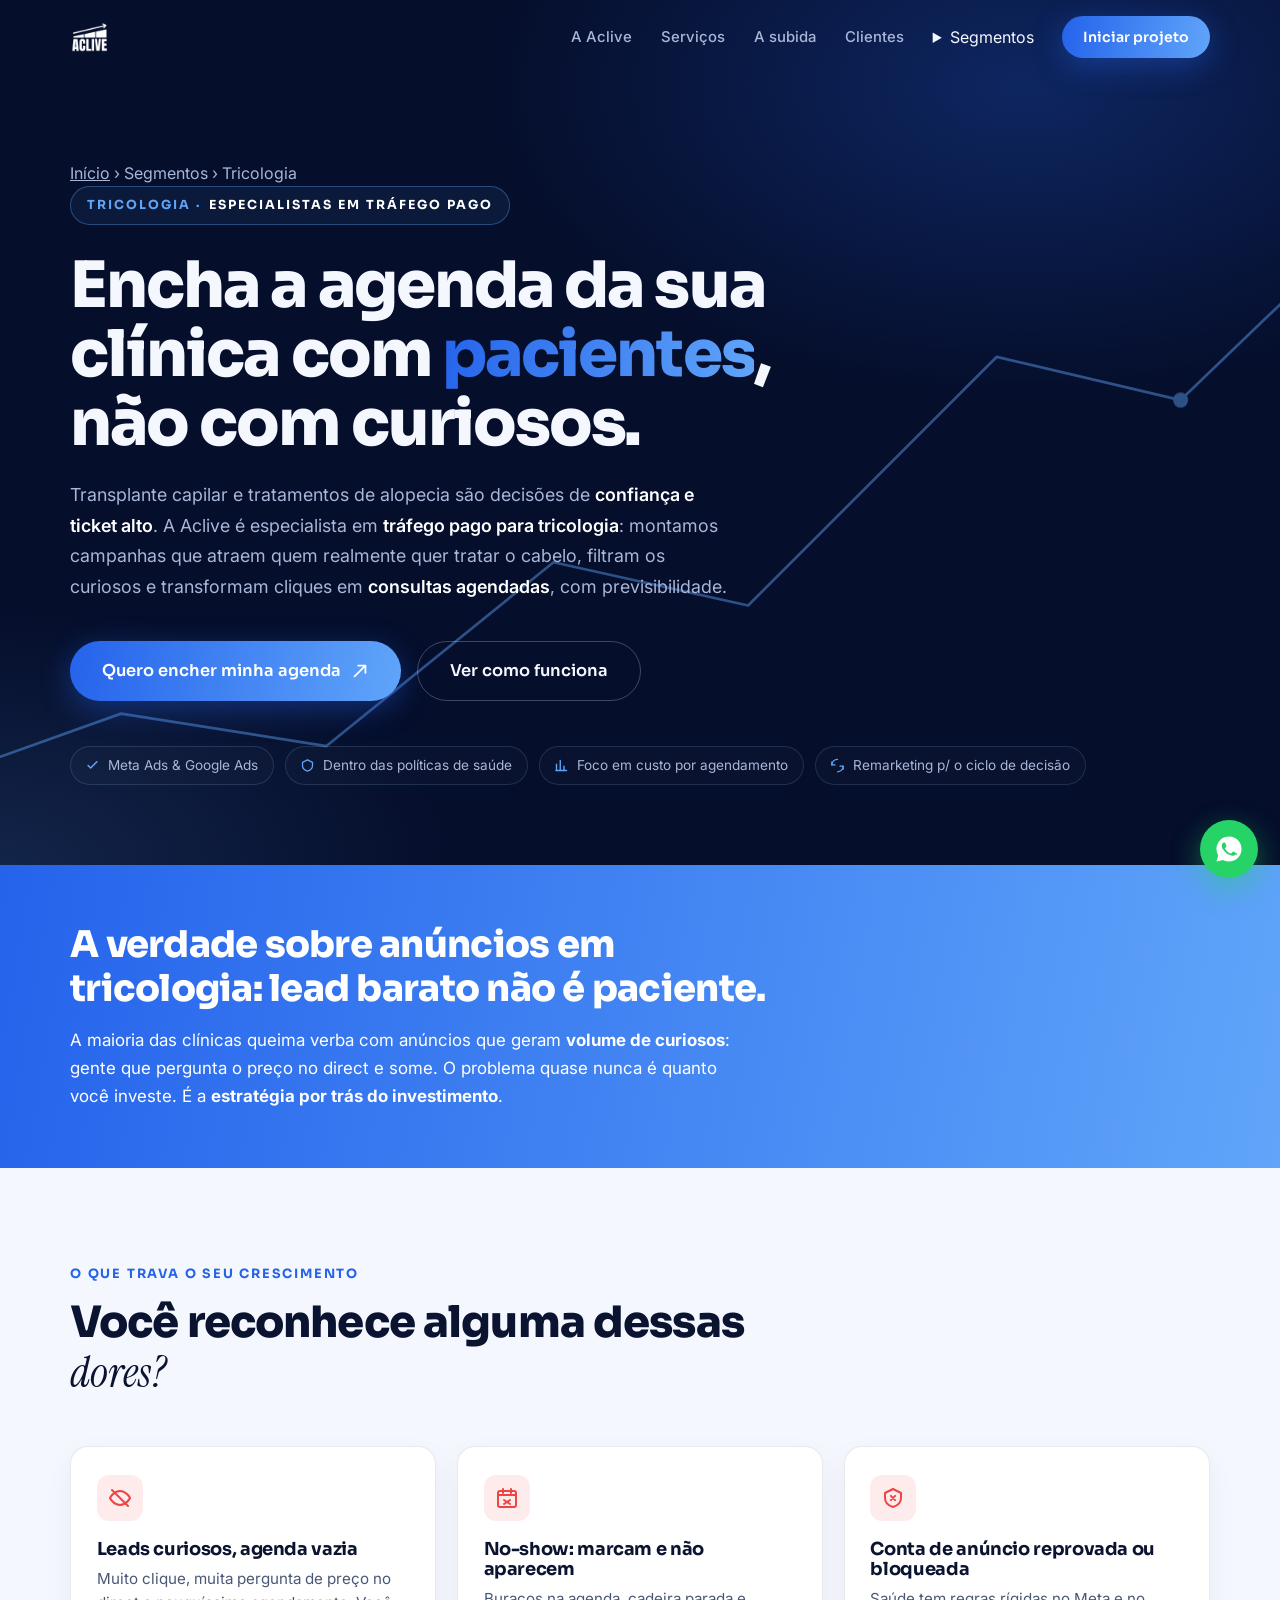
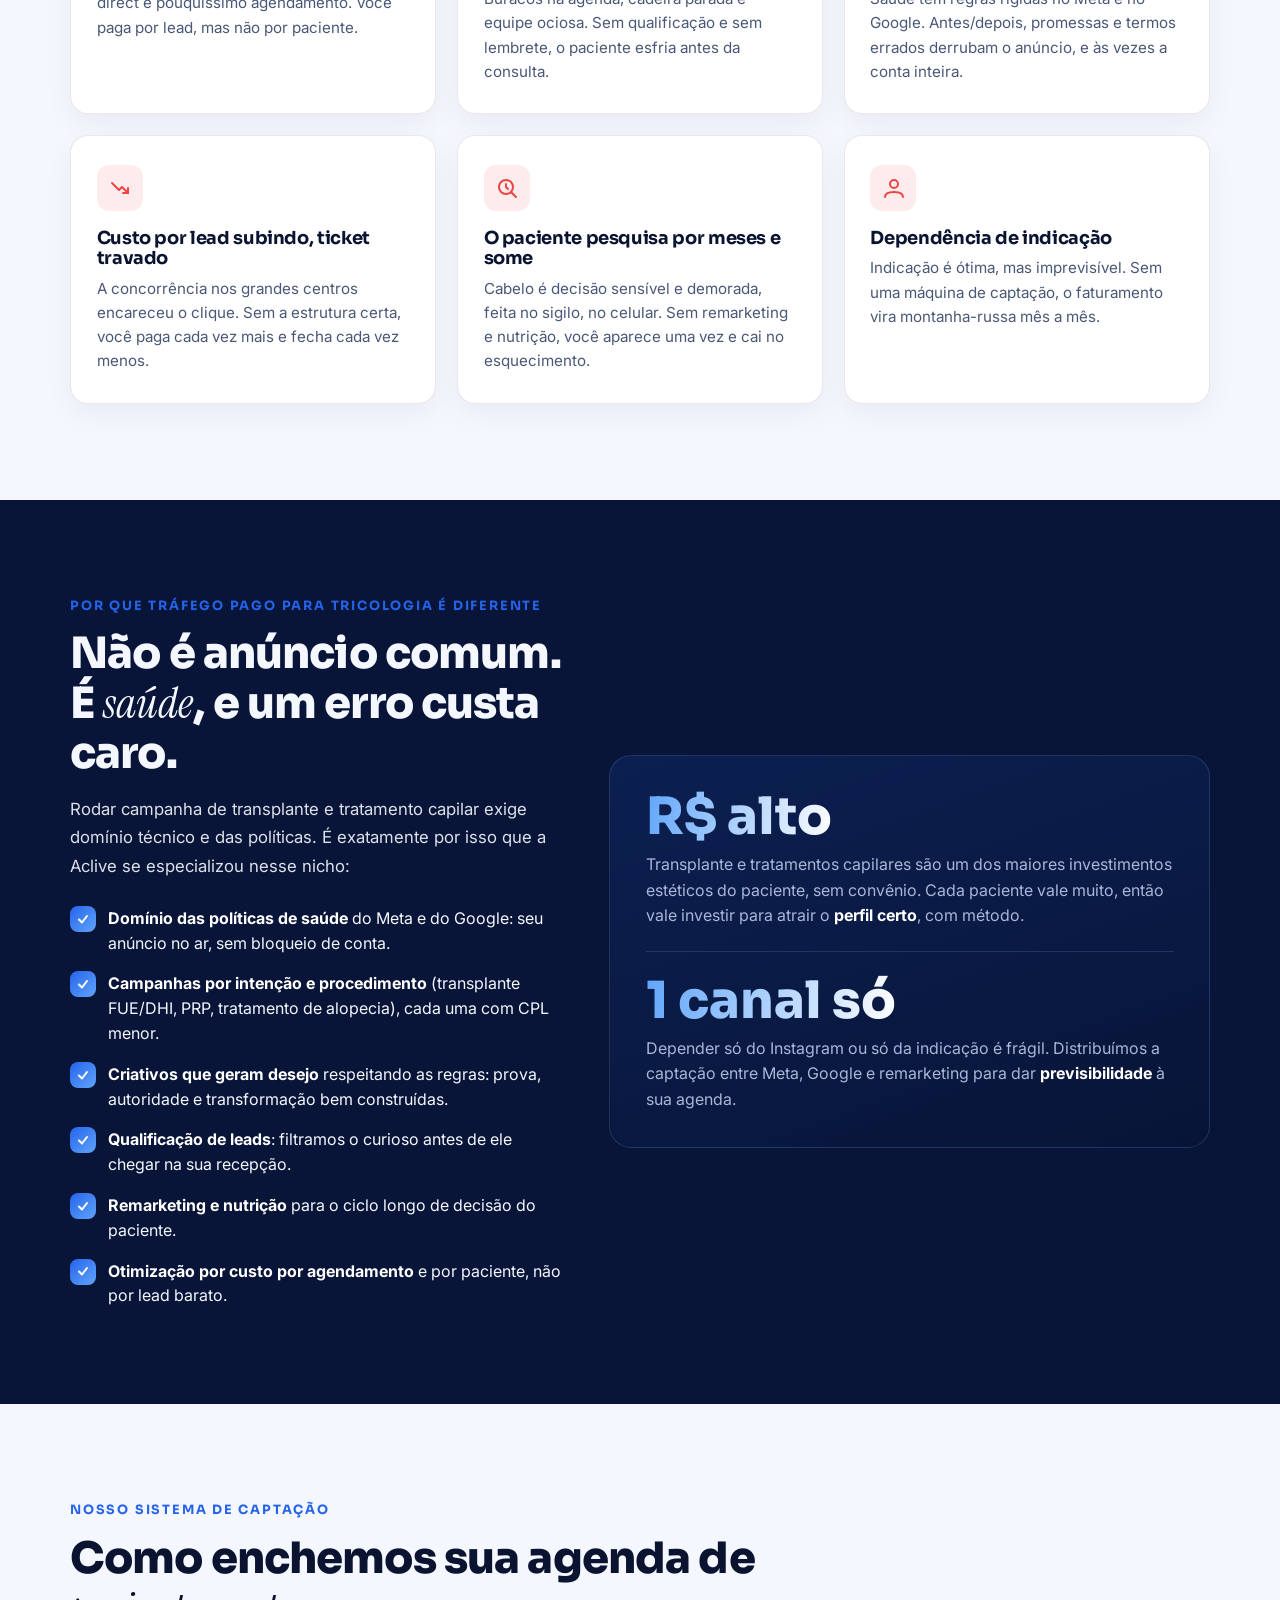
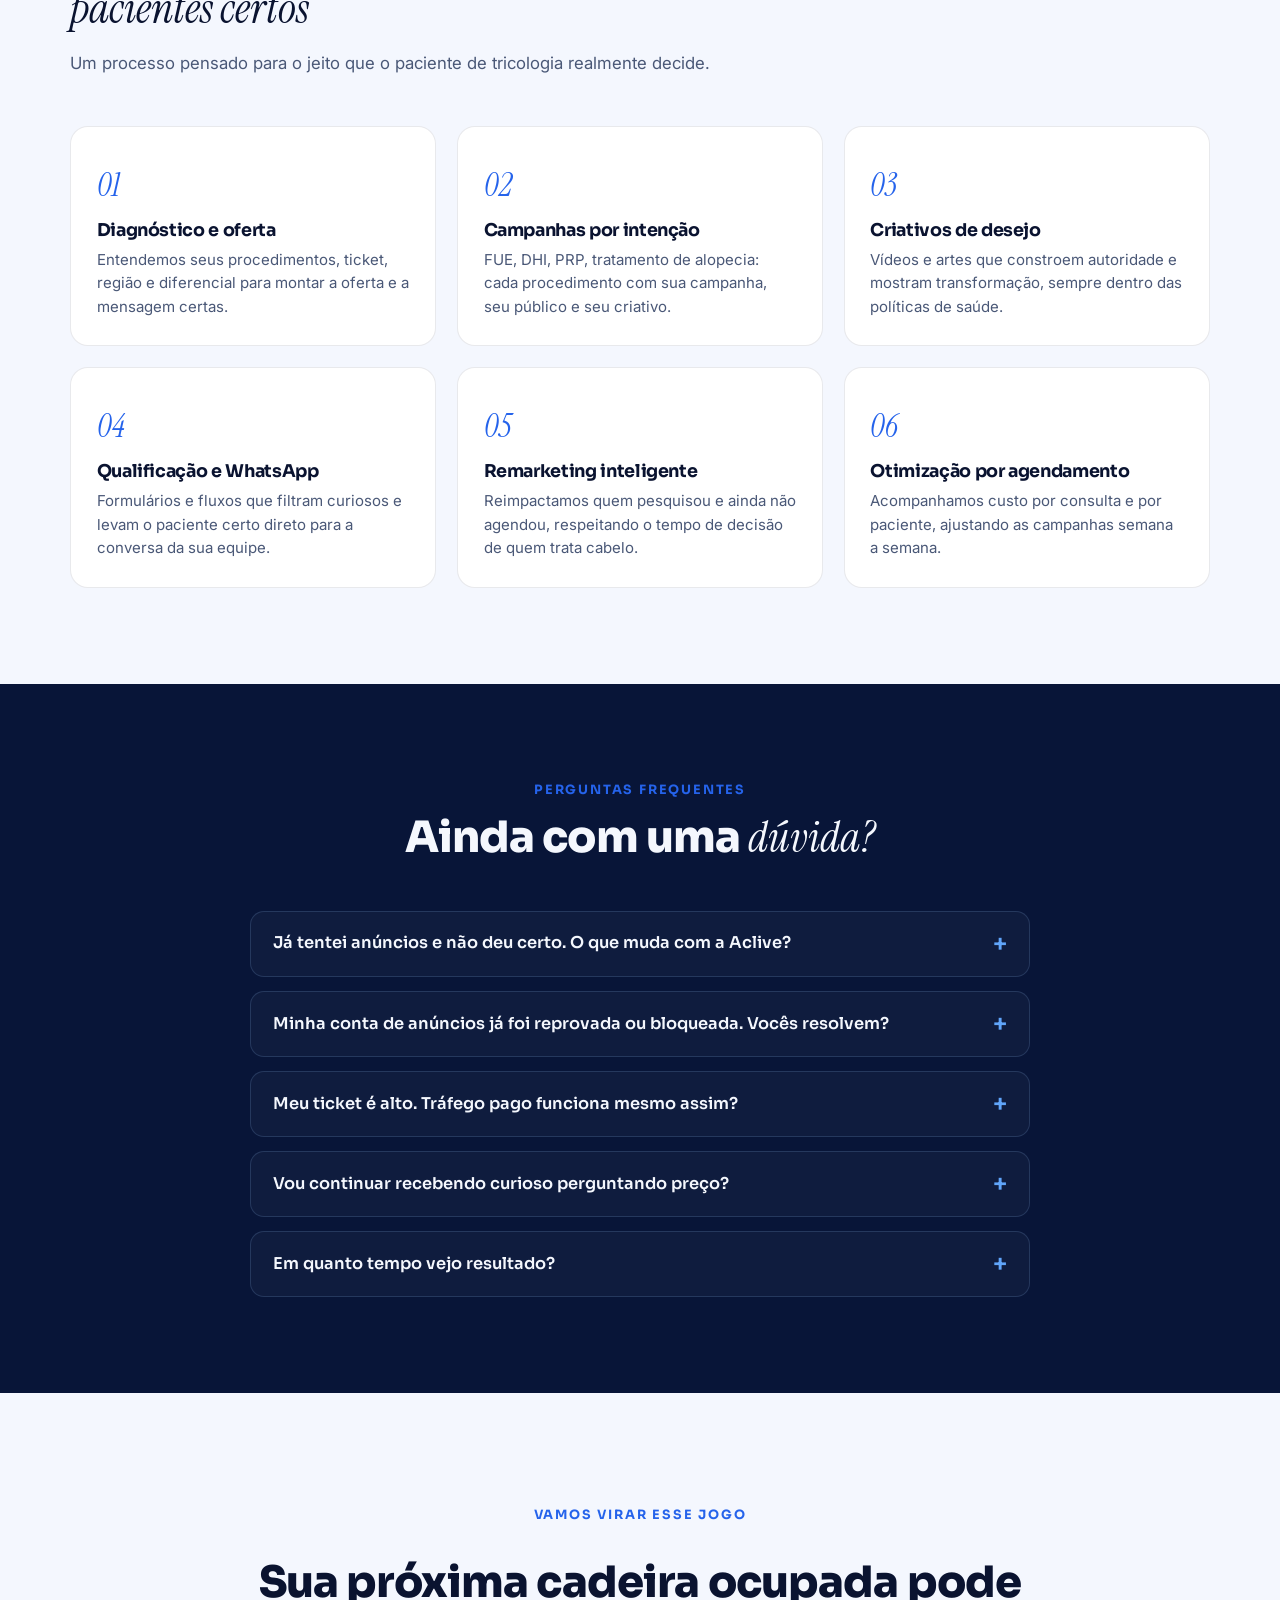
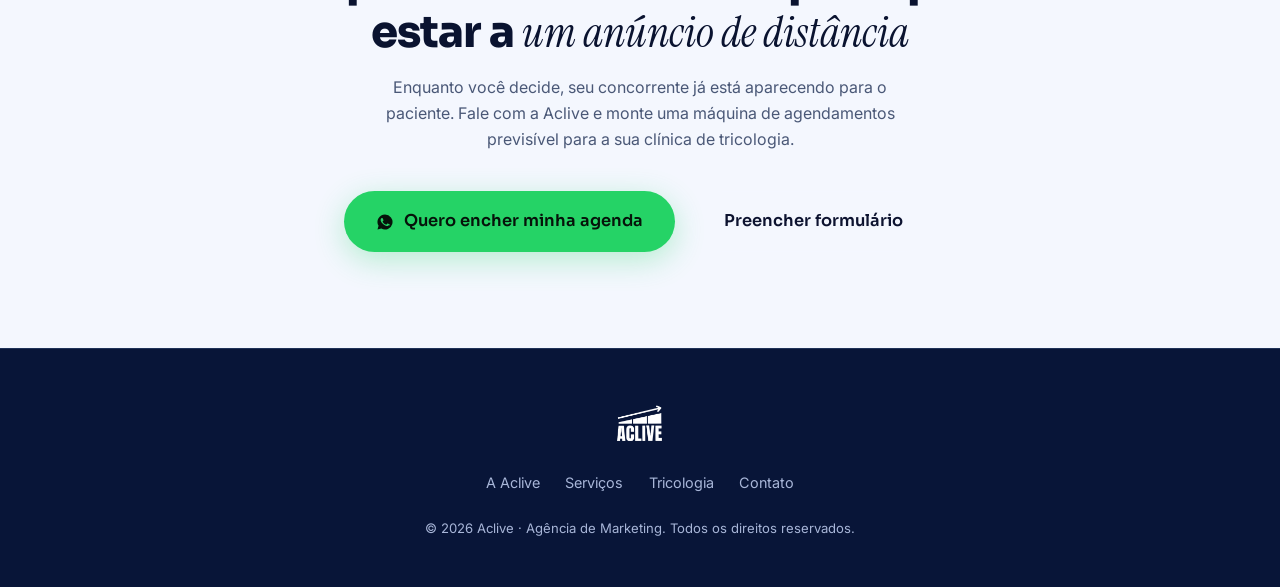
<file: segmentos/tricologia/index.html>
<!DOCTYPE html>
<html lang="pt-BR">
<head>
  <meta charset="UTF-8">
  <meta name="viewport" content="width=device-width, initial-scale=1.0">
  <title>Tráfego Pago para Tricologia | Aclive · Agenda cheia de pacientes, não de curiosos</title>
  <meta name="description" content="Especialistas em tráfego pago para tricologia: transplante capilar (FUE/DHI), PRP e tratamentos de alopecia. Campanhas que atraem pacientes qualificados, reduzem curiosos e no-show, respeitam as políticas de saúde e otimizam por custo por agendamento.">

  <!-- ============================================================
       PÁGINA DE SEGMENTO: TRICOLOGIA  (slug: /segmentos/tricologia/)
       Página com estilos próprios (bloco <style> abaixo, prefixo .tri-)
       para um visual mais exclusivo. Usa as variáveis de cor globais
       do /style.css, então mantém a identidade da Aclive.
       ============================================================ -->

  <link rel="preconnect" href="https://fonts.googleapis.com">
  <link rel="preconnect" href="https://fonts.gstatic.com" crossorigin>
  <link href="https://fonts.googleapis.com/css2?family=Sora:wght@400;600;700;800&family=Inter:wght@400;500;600&family=Instrument+Serif:ital@0;1&display=swap" rel="stylesheet">
  <link rel="stylesheet" href="/style.css?v=4">
  <link rel="icon" type="image/png" sizes="180x180" href="/favicon.png?v=2">
  <link rel="apple-touch-icon" href="/favicon.png?v=2">

  <!-- Meta Pixel Code -->
  <script>
  !function(f,b,e,v,n,t,s)
  {if(f.fbq)return;n=f.fbq=function(){n.callMethod?
  n.callMethod.apply(n,arguments):n.queue.push(arguments)};
  if(!f._fbq)f._fbq=n;n.push=n;n.loaded=!0;n.version='2.0';
  n.queue=[];t=b.createElement(e);t.async=!0;
  t.src=v;s=b.getElementsByTagName(e)[0];
  s.parentNode.insertBefore(t,s)}(window, document,'script',
  'https://connect.facebook.net/en_US/fbevents.js');
  fbq('init', '24704770449145082');
  fbq('track', 'PageView');
  </script>
  <noscript><img height="1" width="1" style="display:none"
  src="https://www.facebook.com/tr?id=24704770449145082&ev=PageView&noscript=1"
  /></noscript>
  <!-- End Meta Pixel Code -->

  <!-- ====== Estilos exclusivos desta página (tricologia) ====== -->
  <style>
    .tri { --tri-brand: var(--accent, #2563eb); --tri-brand-2: var(--accent-2, #60a5fa); }

    /* HERO */
    .tri-hero {
      position: relative;
      overflow: hidden;
      padding: 10rem 0 5rem;
      background:
        radial-gradient(70% 60% at 80% 10%, rgba(37,99,235,.28), transparent 60%),
        radial-gradient(60% 50% at 0% 100%, rgba(96,165,250,.15), transparent 60%),
        var(--navy, #050e2b);
      color: var(--text, #f4f7fd);
    }
    .tri-hero .container { position: relative; z-index: 2; }
    .tri-hero-chart { position: absolute; inset: 0; width: 100%; height: 100%; color: var(--accent-2,#60a5fa); opacity: .45; z-index: 1; pointer-events: none; }
    .tri-eyebrow {
      display: inline-flex; align-items: center; gap: .5rem;
      font-family: var(--font-display, sans-serif); font-weight: 700;
      font-size: .78rem; letter-spacing: .16em; text-transform: uppercase;
      color: var(--accent-2, #60a5fa);
      border: 1px solid rgba(96,165,250,.35); background: rgba(96,165,250,.08);
      padding: .5rem 1rem; border-radius: 100px; margin-bottom: 1.6rem;
    }
    .tri-eyebrow b { color: #fff; }
    .tri-hero h1 {
      font-family: var(--font-display, sans-serif); font-weight: 800;
      font-size: clamp(2.1rem, 5.2vw, 4rem); line-height: 1.08; letter-spacing: -.03em;
      max-width: 15ch; margin: 0 0 1.4rem;
    }
    .tri-hero h1 .g {
      background: linear-gradient(100deg, var(--accent,#2563eb), var(--accent-2,#60a5fa));
      -webkit-background-clip: text; background-clip: text; color: transparent;
    }
    .tri-lead { max-width: 60ch; color: var(--text-dim, #a8b6d8); font-size: 1.12rem; line-height: 1.7; }
    .tri-lead strong { color: #fff; font-weight: 600; }
    .tri-cta-row { display: flex; flex-wrap: wrap; gap: 1rem; margin-top: 2.4rem; }
    .tri-trust { display: flex; flex-wrap: wrap; gap: .7rem; margin-top: 2.8rem; }
    .tri-trust span {
      display: inline-flex; align-items: center; gap: .5rem;
      font-size: .85rem; color: var(--text-dim,#a8b6d8);
      border: 1px solid var(--border, rgba(147,197,253,.16)); border-radius: 100px;
      padding: .45rem .9rem; background: rgba(255,255,255,.02);
    }
    .tri-trust svg { width: 15px; height: 15px; color: var(--accent-2,#60a5fa); flex: none; }

    /* SEÇÕES */
    .tri-sec { padding: 6rem 0; }
    .tri-sec.light { background: var(--paper, #f4f7fe); color: var(--ink, #0a1330); }
    .tri-sec.dark  { background: var(--navy-2, #081538); color: var(--text, #f4f7fd); }
    .tri-kicker {
      font-family: var(--font-display, sans-serif); font-weight: 700;
      font-size: .8rem; letter-spacing: .14em; text-transform: uppercase;
      color: var(--tri-brand); margin-bottom: .8rem;
    }
    .tri-h2 {
      font-family: var(--font-display, sans-serif); font-weight: 800;
      font-size: clamp(1.7rem, 3.8vw, 2.7rem); line-height: 1.15; letter-spacing: -.02em;
      margin: 0 0 1rem; max-width: 22ch;
    }
    .tri-h2 em { font-family: var(--font-serif, Georgia, serif); font-style: italic; font-weight: 400; }
    .tri-sub { max-width: 62ch; font-size: 1.05rem; line-height: 1.7; opacity: .9; }

    /* FAIXA "A VERDADE" */
    .tri-truth {
      background: linear-gradient(100deg, var(--accent,#2563eb), var(--accent-2,#60a5fa));
      color: #fff; padding: 3.6rem 0;
    }
    .tri-truth .container { display: grid; gap: 1rem; }
    .tri-truth h2 {
      font-family: var(--font-display, sans-serif); font-weight: 800;
      font-size: clamp(1.5rem, 3.4vw, 2.3rem); line-height: 1.2; margin: 0; max-width: 26ch;
    }
    .tri-truth p { margin: 0; max-width: 60ch; font-size: 1.06rem; line-height: 1.65; opacity: .95; }

    /* GRID DE DORES */
    .tri-pains { display: grid; grid-template-columns: repeat(3, 1fr); gap: 1.3rem; margin-top: 3rem; }
    .tri-pain {
      background: #fff; border: 1px solid rgba(10,19,48,.09); border-radius: 18px;
      padding: 1.8rem 1.6rem; box-shadow: 0 10px 28px rgba(10,19,48,.05);
      transition: transform .28s ease, box-shadow .28s ease, border-color .28s ease;
    }
    .tri-pain:hover { transform: translateY(-6px); box-shadow: 0 20px 40px rgba(10,19,48,.1); border-color: rgba(37,99,235,.25); }
    .tri-pain-ic {
      display: grid; place-items: center; width: 46px; height: 46px; border-radius: 12px;
      background: rgba(239,68,68,.1); color: #ef4444; margin-bottom: 1.1rem;
    }
    .tri-pain-ic svg { width: 24px; height: 24px; }
    .tri-pain h3 { font-family: var(--font-display,sans-serif); font-weight: 700; font-size: 1.12rem; color: var(--ink,#0a1330); margin: 0 0 .5rem; }
    .tri-pain p { margin: 0; color: var(--ink-dim, #4a5877); font-size: .95rem; line-height: 1.6; }

    /* POR QUE ESPECIALISTA (spotlight) */
    .tri-why { display: grid; grid-template-columns: .9fr 1.1fr; gap: 3rem; align-items: center; }
    .tri-why-list { list-style: none; margin: 1.6rem 0 0; padding: 0; display: grid; gap: 1rem; }
    .tri-why-list li { position: relative; padding-left: 2.4rem; line-height: 1.55; }
    .tri-why-list li strong { color: #fff; }
    .tri-why-list li::before {
      content: ""; position: absolute; left: 0; top: 0; width: 26px; height: 26px; border-radius: 8px;
      background:
        url('data:image/svg+xml;utf8,<svg xmlns="http://www.w3.org/2000/svg" viewBox="0 0 16 16"><path d="M4 8.5 L7 11.5 L12 5" stroke="white" stroke-width="2" fill="none" stroke-linecap="round" stroke-linejoin="round"/></svg>') center/62% no-repeat,
        linear-gradient(135deg, var(--accent,#2563eb), var(--accent-2,#60a5fa));
    }
    .tri-why-card {
      background: linear-gradient(160deg, rgba(37,99,235,.14), rgba(8,21,56,.4));
      border: 1px solid var(--border, rgba(147,197,253,.16));
      border-radius: 22px; padding: 2.2rem; color: var(--text,#f4f7fd);
    }
    .tri-why-card .big {
      font-family: var(--font-display,sans-serif); font-weight: 800; font-size: 3.2rem; line-height: 1;
      background: linear-gradient(100deg, var(--accent-2,#60a5fa), #fff);
      -webkit-background-clip: text; background-clip: text; color: transparent;
    }
    .tri-why-card p { color: var(--text-dim,#a8b6d8); margin: .6rem 0 0; line-height: 1.6; }
    .tri-why-card hr { border: none; border-top: 1px solid var(--border, rgba(147,197,253,.16)); margin: 1.4rem 0; }

    /* MÉTODO */
    .tri-method { display: grid; grid-template-columns: repeat(3, 1fr); gap: 1.3rem; margin-top: 3rem; counter-reset: m; }
    .tri-step {
      counter-increment: m; position: relative; background: #fff;
      border: 1px solid rgba(10,19,48,.09); border-radius: 18px; padding: 2rem 1.6rem 1.7rem;
      transition: transform .28s ease, box-shadow .28s ease;
    }
    .tri-step:hover { transform: translateY(-6px); box-shadow: 0 20px 40px rgba(37,99,235,.12); }
    .tri-step::before {
      content: counter(m, decimal-leading-zero);
      font-family: var(--font-serif, Georgia, serif); font-style: italic; font-size: 2rem;
      color: var(--tri-brand); display: block; margin-bottom: .6rem;
    }
    .tri-step h3 { font-family: var(--font-display,sans-serif); font-weight: 700; font-size: 1.1rem; color: var(--ink,#0a1330); margin: 0 0 .45rem; }
    .tri-step p { margin: 0; color: var(--ink-dim,#4a5877); font-size: .94rem; line-height: 1.55; }

    /* FAQ */
    .tri-faq { max-width: 780px; margin: 3rem auto 0; display: grid; gap: .9rem; }
    .tri-faq details {
      background: rgba(255,255,255,.03); border: 1px solid var(--border, rgba(147,197,253,.16));
      border-radius: 14px; overflow: hidden;
    }
    .tri-faq summary {
      list-style: none; cursor: pointer; padding: 1.15rem 1.4rem;
      font-family: var(--font-display,sans-serif); font-weight: 600; font-size: 1.02rem;
      display: flex; justify-content: space-between; align-items: center; gap: 1rem;
    }
    .tri-faq summary::-webkit-details-marker { display: none; }
    .tri-faq summary::after { content: "+"; color: var(--accent-2,#60a5fa); font-size: 1.5rem; line-height: 1; transition: transform .25s ease; }
    .tri-faq details[open] summary::after { transform: rotate(45deg); }
    .tri-faq p { margin: 0; padding: 0 1.4rem 1.3rem; color: var(--text-dim,#a8b6d8); line-height: 1.65; }

    /* CTA FINAL */
    .tri-final { text-align: center; }
    .tri-final .tri-h2 { margin-inline: auto; max-width: 24ch; }
    .tri-final p { max-width: 56ch; margin: 1rem auto 2rem; opacity: .9; }

    @media (max-width: 900px) {
      .tri-pains, .tri-method { grid-template-columns: 1fr 1fr; }
      .tri-why { grid-template-columns: 1fr; gap: 2rem; }
    }
    @media (max-width: 620px) {
      .tri-pains, .tri-method { grid-template-columns: 1fr; }
      .tri-hero { padding-top: 8rem; }
    }
  </style>
</head>
<body class="tri">

  <!-- ================= NAVBAR ================= -->
  <header class="navbar" id="navbar">
    <div class="container nav-inner">
      <a href="/" class="logo" aria-label="Aclive início">
        <img src="/logo-aclive.png" class="logo-img" alt="Aclive">
      </a>

      <nav class="nav-links" id="navLinks" aria-label="Navegação principal">
        <a href="/#voce-tem">A Aclive</a>
        <a href="/#servicos">Serviços</a>
        <a href="/#subida">A subida</a>
        <a href="/#depoimentos">Clientes</a>
        <details class="nav-drop">
          <summary>Segmentos</summary>
          <div class="nav-drop-menu">
            <a href="/segmentos/advocacia/">Advocacia</a>
            <a href="/segmentos/estetica/">Clínicas de Estética</a>
            <a href="/segmentos/arquitetura/">Arquitetura &amp; Design</a>
            <a href="/segmentos/tricologia/">Tricologia</a>
            <!-- EDITAR: novos segmentos entram aqui -->
          </div>
        </details>
        <a href="/#contato" class="btn btn-primary btn-nav">Iniciar projeto</a>
      </nav>

      <button class="hamburger" id="hamburger" aria-label="Abrir menu" aria-expanded="false">
        <span></span><span></span><span></span>
      </button>
    </div>
  </header>

  <!-- ================= HERO ================= -->
  <section class="tri-hero">
    <svg class="tri-hero-chart" viewBox="0 0 1440 800" fill="none" preserveAspectRatio="xMidYMax slice" aria-hidden="true">
      <path class="chart-line" d="M-40 760 L240 660 L430 690 L640 520 L820 560 L1050 330 L1220 370 L1480 120"/>
      <circle class="chart-dot" cx="1220" cy="370" r="7"/>
    </svg>

    <div class="container">
      <p class="seg-crumb reveal" style="color:var(--text-dim)"><a href="/" style="color:inherit">Início</a> <span aria-hidden="true">›</span> Segmentos <span aria-hidden="true">›</span> Tricologia</p>

      <span class="tri-eyebrow reveal">Tricologia · <b>Especialistas em Tráfego Pago</b></span>
      <h1 class="reveal">Encha a agenda da sua clínica com <span class="g">pacientes</span>, não com curiosos.</h1>
      <p class="tri-lead reveal">
        Transplante capilar e tratamentos de alopecia são decisões de <strong>confiança e ticket alto</strong>.
        A Aclive é especialista em <strong>tráfego pago para tricologia</strong>: montamos campanhas que atraem
        quem realmente quer tratar o cabelo, filtram os curiosos e transformam cliques em
        <strong>consultas agendadas</strong>, com previsibilidade.
      </p>
      <div class="tri-cta-row reveal">
        <a href="https://wa.me/5531993667472?text=Ol%C3%A1!%20Atuo%20com%20tricologia%20e%20quero%20encher%20minha%20agenda%20com%20o%20tr%C3%A1fego%20pago%20da%20Aclive." class="btn btn-primary btn-lg" target="_blank" rel="noopener">
          Quero encher minha agenda
          <svg viewBox="0 0 20 20" fill="none" aria-hidden="true"><path d="M4 16 L16 4 M8 4 h8 v8" stroke="currentColor" stroke-width="2" stroke-linecap="round" stroke-linejoin="round"/></svg>
        </a>
        <a href="#metodo" class="btn btn-ghost btn-lg">Ver como funciona</a>
      </div>

      <div class="tri-trust reveal">
        <span><svg viewBox="0 0 24 24" fill="none"><path d="M5 12l4 4 10-10" stroke="currentColor" stroke-width="2.5" stroke-linecap="round" stroke-linejoin="round"/></svg> Meta Ads &amp; Google Ads</span>
        <span><svg viewBox="0 0 24 24" fill="none"><path d="M12 3 L4 7 v5 c0 4.5 3.4 7.6 8 9 4.6-1.4 8-4.5 8-9 V7 Z" stroke="currentColor" stroke-width="2" stroke-linejoin="round"/></svg> Dentro das políticas de saúde</span>
        <span><svg viewBox="0 0 24 24" fill="none"><path d="M4 20V10 M10 20V4 M16 20v-7 M20 20H3" stroke="currentColor" stroke-width="2.2" stroke-linecap="round"/></svg> Foco em custo por agendamento</span>
        <span><svg viewBox="0 0 24 24" fill="none"><path d="M3 11a9 9 0 0 1 9-9 M21 13a9 9 0 0 1-9 9" stroke="currentColor" stroke-width="2" stroke-linecap="round"/><path d="M3 6v5h5 M21 18v-5h-5" stroke="currentColor" stroke-width="2" stroke-linecap="round" stroke-linejoin="round"/></svg> Remarketing p/ o ciclo de decisão</span>
      </div>
    </div>
  </section>

  <!-- ================= A VERDADE (agitação) ================= -->
  <section class="tri-truth">
    <div class="container">
      <h2 class="reveal">A verdade sobre anúncios em tricologia: lead barato não é paciente.</h2>
      <p class="reveal">A maioria das clínicas queima verba com anúncios que geram <strong>volume de curiosos</strong>: gente que pergunta o preço no direct e some. O problema quase nunca é quanto você investe. É a <strong>estratégia por trás do investimento</strong>.</p>
    </div>
  </section>

  <!-- ================= DORES ================= -->
  <section class="tri-sec light" id="dores">
    <div class="container">
      <p class="tri-kicker reveal">O que trava o seu crescimento</p>
      <h2 class="tri-h2 reveal">Você reconhece alguma dessas <em>dores?</em></h2>

      <div class="tri-pains">
        <article class="tri-pain reveal">
          <span class="tri-pain-ic" aria-hidden="true"><svg viewBox="0 0 24 24" fill="none"><path d="M2 12s3.5-7 10-7 10 7 10 7-3.5 7-10 7S2 12 2 12Z" stroke="currentColor" stroke-width="2"/><path d="M4 4 L20 20" stroke="currentColor" stroke-width="2" stroke-linecap="round"/></svg></span>
          <h3>Leads curiosos, agenda vazia</h3>
          <p>Muito clique, muita pergunta de preço no direct e pouquíssimo agendamento. Você paga por lead, mas não por paciente.</p>
        </article>

        <article class="tri-pain reveal">
          <span class="tri-pain-ic" aria-hidden="true"><svg viewBox="0 0 24 24" fill="none"><rect x="3" y="5" width="18" height="16" rx="2" stroke="currentColor" stroke-width="2"/><path d="M3 9h18 M8 3v4 M16 3v4" stroke="currentColor" stroke-width="2" stroke-linecap="round"/><path d="M9 14 l6 4 M15 14 l-6 4" stroke="currentColor" stroke-width="2" stroke-linecap="round"/></svg></span>
          <h3>No-show: marcam e não aparecem</h3>
          <p>Buracos na agenda, cadeira parada e equipe ociosa. Sem qualificação e sem lembrete, o paciente esfria antes da consulta.</p>
        </article>

        <article class="tri-pain reveal">
          <span class="tri-pain-ic" aria-hidden="true"><svg viewBox="0 0 24 24" fill="none"><path d="M12 3 L4 7 v5 c0 4.5 3.4 7.6 8 9 4.6-1.4 8-4.5 8-9 V7 Z" stroke="currentColor" stroke-width="2" stroke-linejoin="round"/><path d="M9 12 L15 12 M12 9 v6" stroke="currentColor" stroke-width="2" stroke-linecap="round" transform="rotate(45 12 12)"/></svg></span>
          <h3>Conta de anúncio reprovada ou bloqueada</h3>
          <p>Saúde tem regras rígidas no Meta e no Google. Antes/depois, promessas e termos errados derrubam o anúncio, e às vezes a conta inteira.</p>
        </article>

        <article class="tri-pain reveal">
          <span class="tri-pain-ic" aria-hidden="true"><svg viewBox="0 0 24 24" fill="none"><path d="M4 7 L11 14 L14 11 L20 17" stroke="currentColor" stroke-width="2" stroke-linecap="round" stroke-linejoin="round"/><path d="M15 17 h5 v-5" stroke="currentColor" stroke-width="2" stroke-linecap="round" stroke-linejoin="round"/></svg></span>
          <h3>Custo por lead subindo, ticket travado</h3>
          <p>A concorrência nos grandes centros encareceu o clique. Sem a estrutura certa, você paga cada vez mais e fecha cada vez menos.</p>
        </article>

        <article class="tri-pain reveal">
          <span class="tri-pain-ic" aria-hidden="true"><svg viewBox="0 0 24 24" fill="none"><circle cx="11" cy="11" r="7" stroke="currentColor" stroke-width="2"/><path d="M16.5 16.5 L21 21" stroke="currentColor" stroke-width="2" stroke-linecap="round"/><path d="M11 8v3l2 2" stroke="currentColor" stroke-width="2" stroke-linecap="round" stroke-linejoin="round"/></svg></span>
          <h3>O paciente pesquisa por meses e some</h3>
          <p>Cabelo é decisão sensível e demorada, feita no sigilo, no celular. Sem remarketing e nutrição, você aparece uma vez e cai no esquecimento.</p>
        </article>

        <article class="tri-pain reveal">
          <span class="tri-pain-ic" aria-hidden="true"><svg viewBox="0 0 24 24" fill="none"><path d="M17 8 a4 4 0 1 0-8 0 4 4 0 0 0 8 0Z" stroke="currentColor" stroke-width="2"/><path d="M4 21 c0-3.3 4-5 9-5s9 1.7 9 5" stroke="currentColor" stroke-width="2" stroke-linecap="round"/></svg></span>
          <h3>Dependência de indicação</h3>
          <p>Indicação é ótima, mas imprevisível. Sem uma máquina de captação, o faturamento vira montanha-russa mês a mês.</p>
        </article>
      </div>
    </div>
  </section>

  <!-- ================= POR QUE ESPECIALISTA ================= -->
  <section class="tri-sec dark" id="especialista">
    <div class="container tri-why">
      <div class="reveal">
        <p class="tri-kicker">Por que tráfego pago para tricologia é diferente</p>
        <h2 class="tri-h2">Não é anúncio comum. É <em>saúde</em>, e um erro custa caro.</h2>
        <p class="tri-sub">Rodar campanha de transplante e tratamento capilar exige domínio técnico e das políticas. É exatamente por isso que a Aclive se especializou nesse nicho:</p>
        <ul class="tri-why-list">
          <li><strong>Domínio das políticas de saúde</strong> do Meta e do Google: seu anúncio no ar, sem bloqueio de conta.</li>
          <li><strong>Campanhas por intenção e procedimento</strong> (transplante FUE/DHI, PRP, tratamento de alopecia), cada uma com CPL menor.</li>
          <li><strong>Criativos que geram desejo</strong> respeitando as regras: prova, autoridade e transformação bem construídas.</li>
          <li><strong>Qualificação de leads</strong>: filtramos o curioso antes de ele chegar na sua recepção.</li>
          <li><strong>Remarketing e nutrição</strong> para o ciclo longo de decisão do paciente.</li>
          <li><strong>Otimização por custo por agendamento</strong> e por paciente, não por lead barato.</li>
        </ul>
      </div>

      <aside class="tri-why-card reveal">
        <span class="big">R$ alto</span>
        <p>Transplante e tratamentos capilares são um dos maiores investimentos estéticos do paciente, sem convênio. Cada paciente vale muito, então vale investir para atrair o <strong style="color:#fff">perfil certo</strong>, com método.</p>
        <hr>
        <span class="big">1 canal só</span>
        <p>Depender só do Instagram ou só da indicação é frágil. Distribuímos a captação entre Meta, Google e remarketing para dar <strong style="color:#fff">previsibilidade</strong> à sua agenda.</p>
      </aside>
    </div>
  </section>

  <!-- ================= MÉTODO / O QUE FAZEMOS ================= -->
  <section class="tri-sec light" id="metodo">
    <div class="container">
      <p class="tri-kicker reveal">Nosso sistema de captação</p>
      <h2 class="tri-h2 reveal">Como enchemos sua agenda de <em>pacientes certos</em></h2>
      <p class="tri-sub reveal" style="color:var(--ink-dim)">Um processo pensado para o jeito que o paciente de tricologia realmente decide.</p>

      <div class="tri-method">
        <article class="tri-step reveal">
          <h3>Diagnóstico e oferta</h3>
          <p>Entendemos seus procedimentos, ticket, região e diferencial para montar a oferta e a mensagem certas.</p>
        </article>
        <article class="tri-step reveal">
          <h3>Campanhas por intenção</h3>
          <p>FUE, DHI, PRP, tratamento de alopecia: cada procedimento com sua campanha, seu público e seu criativo.</p>
        </article>
        <article class="tri-step reveal">
          <h3>Criativos de desejo</h3>
          <p>Vídeos e artes que constroem autoridade e mostram transformação, sempre dentro das políticas de saúde.</p>
        </article>
        <article class="tri-step reveal">
          <h3>Qualificação e WhatsApp</h3>
          <p>Formulários e fluxos que filtram curiosos e levam o paciente certo direto para a conversa da sua equipe.</p>
        </article>
        <article class="tri-step reveal">
          <h3>Remarketing inteligente</h3>
          <p>Reimpactamos quem pesquisou e ainda não agendou, respeitando o tempo de decisão de quem trata cabelo.</p>
        </article>
        <article class="tri-step reveal">
          <h3>Otimização por agendamento</h3>
          <p>Acompanhamos custo por consulta e por paciente, ajustando as campanhas semana a semana.</p>
        </article>
      </div>
    </div>
  </section>

  <!-- ================= FAQ / OBJEÇÕES ================= -->
  <section class="tri-sec dark" id="faq">
    <div class="container">
      <p class="tri-kicker reveal" style="text-align:center">Perguntas frequentes</p>
      <h2 class="tri-h2 reveal" style="margin-inline:auto;text-align:center">Ainda com uma <em>dúvida?</em></h2>

      <div class="tri-faq">
        <details class="reveal">
          <summary>Já tentei anúncios e não deu certo. O que muda com a Aclive?</summary>
          <p>Muda a estratégia. Estruturamos campanhas por intenção e procedimento, qualificamos os leads antes da sua recepção, fazemos remarketing para o ciclo longo do paciente e otimizamos por <strong>custo por agendamento</strong>, não por lead barato. É a diferença entre volume e paciente na cadeira.</p>
        </details>
        <details class="reveal">
          <summary>Minha conta de anúncios já foi reprovada ou bloqueada. Vocês resolvem?</summary>
          <p>Sim. Saúde tem políticas rígidas no Meta e no Google, e é aí que a especialização importa: estruturamos criativos, textos e a conta para rodar dentro das regras, reduzindo drasticamente o risco de bloqueio.</p>
        </details>
        <details class="reveal">
          <summary>Meu ticket é alto. Tráfego pago funciona mesmo assim?</summary>
          <p>Funciona ainda melhor. Justamente por cada paciente valer muito, vale investir para atrair o perfil certo com previsibilidade. O foco não é lead barato: é retorno sobre cada agendamento.</p>
        </details>
        <details class="reveal">
          <summary>Vou continuar recebendo curioso perguntando preço?</summary>
          <p>Nosso trabalho é reduzir isso ao máximo. Com segmentação correta e qualificação, sua equipe passa a falar com quem tem intenção real de tratar, e não com quem só quer saber o valor.</p>
        </details>
        <details class="reveal">
          <summary>Em quanto tempo vejo resultado?</summary>
          <p>Os primeiros leads qualificados costumam chegar nas primeiras semanas. A otimização por custo por agendamento amadurece nos primeiros 90 dias, quando a máquina ganha previsibilidade.</p>
        </details>
      </div>
    </div>
  </section>

  <!-- ================= CTA FINAL ================= -->
  <section class="tri-sec light tri-final">
    <div class="container">
      <p class="tri-kicker reveal">Vamos virar esse jogo</p>
      <h2 class="tri-h2 reveal">Sua próxima cadeira ocupada pode estar a <em>um anúncio de distância</em></h2>
      <p class="reveal" style="color:var(--ink-dim)">Enquanto você decide, seu concorrente já está aparecendo para o paciente. Fale com a Aclive e monte uma máquina de agendamentos previsível para a sua clínica de tricologia.</p>
      <div class="tri-cta-row reveal" style="justify-content:center">
        <a href="https://wa.me/5531993667472?text=Ol%C3%A1!%20Atuo%20com%20tricologia%20e%20quero%20encher%20minha%20agenda%20com%20o%20tr%C3%A1fego%20pago%20da%20Aclive." class="btn btn-wa btn-lg" target="_blank" rel="noopener">
          <svg viewBox="0 0 24 24" fill="currentColor" aria-hidden="true"><path d="M12 2a10 10 0 0 0-8.6 15.1L2 22l5.1-1.3A10 10 0 1 0 12 2Zm5.4 14.1c-.2.6-1.3 1.2-1.8 1.2-.5.1-1 .2-3.4-.7-2.9-1.2-4.7-4.1-4.9-4.3-.1-.2-1.1-1.5-1.1-2.9s.7-2 1-2.3c.2-.3.5-.3.7-.3h.5c.2 0 .4 0 .6.4l.9 2.1c.1.2.1.4 0 .6l-.4.6-.5.5c-.2.2-.3.4-.1.7.2.3.8 1.4 1.8 2.2 1.2 1.1 2.3 1.5 2.6 1.6.3.1.5.1.7-.1l1-1.2c.2-.3.4-.2.7-.1l2 1c.3.1.5.2.6.4 0 .1 0 .7-.3 1.6Z"/></svg>
          Quero encher minha agenda
        </a>
        <a href="/#contato" class="btn btn-ghost btn-lg" style="color:#0d1330">Preencher formulário</a>
      </div>
    </div>
  </section>

  <!-- ================= FOOTER ================= -->
  <footer class="footer">
    <div class="container footer-inner">
      <a href="/" class="logo" aria-label="Aclive início">
        <img src="/logo-aclive.png" class="logo-img" alt="Aclive">
      </a>
      <nav class="footer-links" aria-label="Links do rodapé">
        <a href="/#voce-tem">A Aclive</a>
        <a href="/#servicos">Serviços</a>
        <a href="/segmentos/tricologia/">Tricologia</a>
        <a href="/#contato">Contato</a>
      </nav>
      <p class="footer-copy">© <span id="year">2026</span> Aclive · Agência de Marketing. Todos os direitos reservados.</p>
    </div>
  </footer>

  <!-- WhatsApp flutuante -->
  <a href="https://wa.me/5531993667472?text=Ol%C3%A1!%20Atuo%20com%20tricologia%20e%20quero%20encher%20minha%20agenda%20com%20o%20tr%C3%A1fego%20pago%20da%20Aclive." class="wa-float" target="_blank" rel="noopener" aria-label="Conversar no WhatsApp">
    <svg viewBox="0 0 24 24" fill="currentColor" aria-hidden="true"><path d="M12 2a10 10 0 0 0-8.6 15.1L2 22l5.1-1.3A10 10 0 1 0 12 2Zm5.4 14.1c-.2.6-1.3 1.2-1.8 1.2-.5.1-1 .2-3.4-.7-2.9-1.2-4.7-4.1-4.9-4.3-.1-.2-1.1-1.5-1.1-2.9s.7-2 1-2.3c.2-.3.5-.3.7-.3h.5c.2 0 .4 0 .6.4l.9 2.1c.1.2.1.4 0 .6l-.4.6-.5.5c-.2.2-.3.4-.1.7.2.3.8 1.4 1.8 2.2 1.2 1.1 2.3 1.5 2.6 1.6.3.1.5.1.7-.1l1-1.2c.2-.3.4-.2.7-.1l2 1c.3.1.5.2.6.4 0 .1 0 .7-.3 1.6Z"/></svg>
  </a>

  <script src="/script.js"></script>
</body>
</html>
</file>
<file: style.css>
/* ============================================================
   ACLIVE — Agência de Marketing
   Design autoral: conceito "aclive = subida"
   Azul-marinho profundo + branco editorial + azul elétrico
   Para ajustar a cor da marca, altere --accent e --accent-2
   ============================================================ */

:root {
  --navy: #050e2b;
  --navy-2: #081538;
  --surface: #0c1c48;
  --border: rgba(147, 197, 253, 0.16);
  --white: #ffffff;
  --paper: #f4f7fe;
  --ink: #0a1330;
  --ink-dim: #4a5877;
  --text: #f4f7fd;
  --text-dim: #a8b6d8;
  --accent: #2563eb;
  --accent-2: #60a5fa;
  --grad: linear-gradient(100deg, var(--accent), var(--accent-2));
  --font-display: 'Sora', system-ui, -apple-system, sans-serif;
  --font-body: 'Inter', system-ui, -apple-system, sans-serif;
  --font-serif: 'Instrument Serif', Georgia, serif;
}

* { margin: 0; padding: 0; box-sizing: border-box; }

html { scroll-behavior: smooth; }

body {
  font-family: var(--font-body);
  background: var(--navy);
  color: var(--text);
  line-height: 1.65;
  -webkit-font-smoothing: antialiased;
  overflow-x: hidden;
}

::selection { background: var(--accent); color: #fff; }

img, svg { max-width: 100%; }

.container { width: min(1140px, 92%); margin-inline: auto; }

.container-narrow { width: min(860px, 92%); }

/* ---------- Tipografia ---------- */
h1, h2, h3 { font-family: var(--font-display); line-height: 1.12; letter-spacing: -0.02em; }

h2 { font-size: clamp(1.9rem, 4.4vw, 3rem); font-weight: 700; }
h3 { font-size: 1.18rem; font-weight: 600; }

h2 em {
  font-family: var(--font-serif);
  font-style: italic;
  font-weight: 400;
  letter-spacing: 0;
}

.grad-text {
  background: var(--grad);
  -webkit-background-clip: text;
  background-clip: text;
  color: transparent;
}

/* Cabeçalho de seção com índice editorial (01), (02)... */
.section-head {
  display: flex;
  align-items: baseline;
  gap: 1.2rem;
  margin-bottom: 1.5rem;
}

.section-head.center { justify-content: center; }

.section-head .index {
  font-family: var(--font-display);
  font-size: 0.85rem;
  font-weight: 600;
  letter-spacing: 0.08em;
  color: var(--accent);
}

.section-light .section-head h2 { color: var(--ink); }

.section-sub {
  color: var(--text-dim);
  max-width: 560px;
  margin-bottom: 3rem;
  font-size: 1.04rem;
}

/* ---------- Botões ---------- */
.btn {
  display: inline-flex;
  align-items: center;
  gap: 0.6rem;
  font-family: var(--font-display);
  font-weight: 600;
  font-size: 0.95rem;
  padding: 0.8rem 1.6rem;
  border-radius: 100px;
  border: none;
  text-decoration: none;
  transition: transform 0.2s ease, box-shadow 0.2s ease;
  cursor: pointer;
}

.btn svg { width: 18px; height: 18px; }

.btn-primary {
  background: var(--grad);
  color: #fff;
  box-shadow: 0 8px 30px rgba(37, 99, 235, 0.4);
}

.btn-primary:hover {
  transform: translateY(-2px);
  box-shadow: 0 12px 40px rgba(37, 99, 235, 0.55);
}

.btn-ghost {
  color: var(--text);
  border: 1px solid rgba(244, 247, 253, 0.25);
}

.btn-ghost:hover { border-color: var(--accent-2); color: var(--accent-2); }

.btn-wa {
  background: #25d366;
  color: #06130a;
  box-shadow: 0 8px 30px rgba(37, 211, 102, 0.3);
}

.btn-wa:hover { transform: translateY(-2px); }

.btn-lg { padding: 1rem 2rem; font-size: 1.02rem; }

/* ---------- Navbar ---------- */
.navbar {
  position: fixed;
  inset: 0 0 auto 0;
  z-index: 100;
  padding: 1rem 0;
  transition: background 0.3s ease, box-shadow 0.3s ease, padding 0.3s ease;
}

.navbar.scrolled {
  background: rgba(5, 14, 43, 0.85);
  backdrop-filter: blur(14px);
  -webkit-backdrop-filter: blur(14px);
  box-shadow: 0 1px 0 var(--border);
  padding: 0.65rem 0;
}

.nav-inner {
  display: flex;
  align-items: center;
  justify-content: space-between;
  gap: 1rem;
}

.logo {
  display: inline-flex;
  align-items: center;
  gap: 0.55rem;
  text-decoration: none;
  color: #fff;
}

.logo-mark { width: 34px; height: 27px; display: block; }

/* logomarca oficial (arquivo logo-aclive.svg) */
.logo-img { height: 40px; width: auto; display: block; }

.footer .logo-img { height: 52px; }

.logo-text {
  font-family: var(--font-display);
  font-weight: 800;
  font-size: 1.3rem;
  letter-spacing: 0.06em;
  color: var(--text);
}

.nav-links { display: flex; align-items: center; gap: 1.8rem; }

.nav-links a:not(.btn) {
  color: var(--text-dim);
  text-decoration: none;
  font-size: 0.93rem;
  font-weight: 500;
  transition: color 0.2s ease;
}

.nav-links a:not(.btn):hover { color: var(--accent-2); }

.btn-nav { padding: 0.6rem 1.3rem; font-size: 0.88rem; }

.hamburger {
  display: none;
  flex-direction: column;
  gap: 5px;
  background: none;
  border: none;
  padding: 6px;
  cursor: pointer;
  z-index: 110;
}

.hamburger span {
  width: 24px;
  height: 2px;
  background: var(--text);
  border-radius: 2px;
  transition: transform 0.3s ease, opacity 0.3s ease;
}

.hamburger.open span:nth-child(1) { transform: translateY(7px) rotate(45deg); }
.hamburger.open span:nth-child(2) { opacity: 0; }
.hamburger.open span:nth-child(3) { transform: translateY(-7px) rotate(-45deg); }

/* ---------- Hero ---------- */
.hero {
  position: relative;
  min-height: 100svh;
  display: flex;
  align-items: center;
  padding: 8.5rem 0 5rem;
  overflow: hidden;
  background:
    radial-gradient(80% 60% at 75% 10%, rgba(37, 99, 235, 0.2), transparent 60%),
    var(--navy);
}

/* gráfico de linha que se desenha ao carregar a página */
.hero-chart {
  position: absolute;
  inset: 0;
  width: 100%;
  height: 100%;
  color: var(--accent-2);
  opacity: 0.5;
  pointer-events: none;
}

.chart-line {
  stroke: currentColor;
  stroke-width: 2.5;
  stroke-linecap: round;
  stroke-linejoin: round;
  stroke-dasharray: 2400;
  stroke-dashoffset: 2400;
  animation: draw 2.6s ease-out 0.4s forwards;
}

@keyframes draw { to { stroke-dashoffset: 0; } }

.chart-dot {
  fill: var(--accent-2);
  opacity: 0;
  animation: dot-in 0.5s ease 2.6s forwards, pulse 2.4s ease 3.1s infinite;
  transform-origin: 1220px 370px;
}

@keyframes dot-in { to { opacity: 1; } }

@keyframes pulse {
  0%, 100% { transform: scale(1); }
  50% { transform: scale(1.7); }
}

.hero-inner { position: relative; }

/* verbete de dicionário */
.dict {
  max-width: 560px;
  border-left: 3px solid var(--accent);
  padding-left: 1.4rem;
  margin-bottom: 3rem;
}

.dict-head {
  display: flex;
  align-items: baseline;
  flex-wrap: wrap;
  gap: 0.7rem;
}

.dict-word {
  font-family: var(--font-serif);
  font-size: 2rem;
  color: #fff;
}

.dict-phon { color: var(--text-dim); font-size: 0.95rem; }

.dict-class {
  font-family: var(--font-serif);
  font-style: italic;
  color: var(--accent-2);
  font-size: 0.98rem;
}

.dict-def {
  margin-top: 0.5rem;
  color: var(--text-dim);
  font-size: 1.02rem;
}

.dict-def em {
  font-family: var(--font-serif);
  font-style: italic;
  color: var(--accent-2);
}

.dict-def strong { color: var(--text); font-weight: 600; }

/* título em escada — cada linha sobe um degrau */
.stair {
  display: flex;
  flex-direction: column;
  font-size: clamp(3rem, 9.5vw, 7rem);
  font-weight: 800;
  line-height: 1.02;
  letter-spacing: -0.035em;
}

.stair-line:nth-child(2) { margin-left: clamp(1.5rem, 6vw, 5rem); }
.stair-line:nth-child(3) { margin-left: clamp(3rem, 12vw, 10rem); }

.hero-foot {
  display: flex;
  align-items: flex-end;
  justify-content: space-between;
  flex-wrap: wrap;
  gap: 2rem;
  margin-top: 3.5rem;
}

.hero-sub {
  max-width: 460px;
  color: var(--text-dim);
  font-size: 1.08rem;
}

.hero-sub strong { color: var(--text); }

.hero-ctas { display: flex; flex-wrap: wrap; gap: 1rem; }

/* ---------- Marquee (texto grande contornado) ---------- */
.marquee {
  overflow: hidden;
  padding: 2.2rem 0;
  border-block: 1px solid var(--border);
  background: var(--navy-2);
}

.marquee-track {
  display: flex;
  align-items: center;
  gap: 2.5rem;
  width: max-content;
  animation: marquee 40s linear infinite;
}

@keyframes marquee {
  from { transform: translateX(0); }
  to   { transform: translateX(-50%); }
}

.marquee span {
  font-family: var(--font-display);
  font-size: clamp(1.6rem, 3.4vw, 2.6rem);
  font-weight: 800;
  letter-spacing: -0.01em;
  white-space: nowrap;
  text-transform: uppercase;
  color: transparent;
  -webkit-text-stroke: 1px rgba(168, 182, 216, 0.55);
}

.marquee span.solid {
  color: var(--text);
  -webkit-text-stroke: 0;
}

.marquee i {
  font-style: normal;
  color: var(--accent-2);
  font-size: 1.3rem;
}

/* ---------- Seções ---------- */
.section { padding: 6.5rem 0; }

.section-light {
  background: var(--paper);
  color: var(--ink);
}

.section-light p { color: var(--ink-dim); }

/* ---------- Grade editorial (Aqui você tem) ---------- */
.editorial-grid {
  display: grid;
  grid-template-columns: 1fr 1fr;
  margin-top: 3rem;
  border-top: 1px solid rgba(10, 19, 48, 0.14);
}

.ed-item {
  padding: 2.4rem 2.4rem 2.4rem 0;
  border-bottom: 1px solid rgba(10, 19, 48, 0.14);
  display: grid;
  grid-template-columns: auto 1fr;
  column-gap: 1.6rem;
  align-items: start;
}

.ed-item:nth-child(odd) { border-right: 1px solid rgba(10, 19, 48, 0.14); }

.ed-item:nth-child(even) { padding-left: 2.4rem; padding-right: 0; }

.ed-num {
  font-family: var(--font-serif);
  font-style: italic;
  font-size: 2.6rem;
  line-height: 1;
  color: var(--accent);
}

.ed-item h3 { color: var(--ink); margin-bottom: 0.6rem; }

.ed-item p { grid-column: 2; font-size: 0.96rem; }

/* ---------- Faixa de números ---------- */
.stats-band {
  background: var(--grad);
  color: #fff;
  padding: 4.2rem 0;
}

.stats-row {
  display: flex;
  justify-content: center;
  align-items: center;
  flex-wrap: wrap;
  gap: clamp(2rem, 6vw, 5rem);
}

.stat { text-align: center; }

.stat-num {
  display: block;
  font-family: var(--font-display);
  font-size: clamp(2.6rem, 6.5vw, 4.4rem);
  font-weight: 800;
  line-height: 1.05;
  letter-spacing: -0.02em;
}

.stat-label { font-size: 1rem; opacity: 0.85; }

.stat-sep {
  width: 1px;
  height: 64px;
  background: rgba(255, 255, 255, 0.35);
}

/* ---------- Clientes (carrossel de logos) ---------- */
.clients-band {
  background: var(--navy-2);
  border-bottom: 1px solid var(--border);
  padding: 3.5rem 0;
  overflow: hidden;
}

.clients-label {
  text-align: center;
  font-family: var(--font-display);
  font-size: 0.82rem;
  font-weight: 600;
  letter-spacing: 0.14em;
  text-transform: uppercase;
  color: var(--text-dim);
  margin-bottom: 2.4rem;
}

.logos-viewport {
  overflow: hidden;
  /* esmaece as bordas para o loop parecer infinito */
  -webkit-mask-image: linear-gradient(90deg, transparent, #000 8%, #000 92%, transparent);
  mask-image: linear-gradient(90deg, transparent, #000 8%, #000 92%, transparent);
}

.logos-track {
  display: flex;
  flex-wrap: nowrap;
  align-items: center;
  width: max-content;
  /* a lista aparece 2x no HTML; deslizar -50% mostra exatamente 1 lista,
     e como a 2ª é idêntica, o recomeço é invisível (loop sem emenda) */
  animation: logos-scroll 40s linear infinite;
  will-change: transform;
}

@keyframes logos-scroll {
  from { transform: translateX(0); }
  to   { transform: translateX(-50%); }
}

.clients-band:hover .logos-track { animation-play-state: paused; }

.client-logo {
  flex: 0 0 auto;
  /* espaçamento por logo (não usar gap): garante que -50% caia exato */
  margin: 0 clamp(1.6rem, 4vw, 3.2rem);
  color: rgba(255, 255, 255, 0.55);
  transition: color 0.3s ease, transform 0.3s ease;
}

.client-logo:hover { color: #fff; transform: translateY(-2px); }

.client-logo svg { height: 100px; width: auto; display: block; }

.client-logo img {
  height: 100px;
  width: auto;
  display: block;
  object-fit: contain;
  filter: brightness(0) invert(1);
  opacity: 0.6;
  transition: opacity 0.3s ease;
}

.client-logo img:hover { opacity: 1; }

/* ---------- Serviços (acordeão) ---------- */
.svc-list {
  border-top: 1px solid var(--border);
  margin-top: 1rem;
}

.svc { border-bottom: 1px solid var(--border); }

.svc-head {
  width: 100%;
  display: grid;
  grid-template-columns: auto 1fr auto;
  align-items: center;
  gap: 1.6rem;
  padding: 1.7rem 0.4rem;
  background: none;
  border: none;
  color: var(--text);
  text-align: left;
  cursor: pointer;
}

.svc-num {
  font-family: var(--font-serif);
  font-style: italic;
  font-size: 1.5rem;
  color: var(--accent-2);
  min-width: 2.2rem;
}

.svc-head h3 {
  font-size: clamp(1.4rem, 3vw, 2.1rem);
  font-weight: 700;
  transition: color 0.25s ease, transform 0.25s ease;
}

.svc:hover .svc-head h3 { color: var(--accent-2); transform: translateX(8px); }

.svc-arrow {
  position: relative;
  width: 34px;
  height: 34px;
  border: 1px solid var(--border);
  border-radius: 50%;
  flex-shrink: 0;
  transition: background 0.25s ease, border-color 0.25s ease;
}

.svc-arrow::before, .svc-arrow::after {
  content: "";
  position: absolute;
  top: 50%;
  left: 50%;
  width: 14px;
  height: 2px;
  margin: -1px 0 0 -7px;
  background: var(--accent-2);
  border-radius: 2px;
  transition: transform 0.3s ease, background 0.25s ease;
}

.svc-arrow::after { transform: rotate(90deg); }

.svc.open .svc-arrow { background: var(--accent); border-color: var(--accent); }

.svc.open .svc-arrow::before, .svc.open .svc-arrow::after { background: #fff; }

.svc.open .svc-arrow::after { transform: rotate(0); }

.svc-body {
  display: grid;
  grid-template-rows: 0fr;
  transition: grid-template-rows 0.4s ease;
}

.svc-body > p {
  overflow: hidden;
  color: var(--text-dim);
  max-width: 640px;
  padding-left: calc(2.2rem + 1.6rem);
  font-size: 1rem;
}

.svc.open .svc-body { grid-template-rows: 1fr; }

.svc.open .svc-body > p { padding-bottom: 1.8rem; }

/* ---------- A subida (cards em degraus) ---------- */
.climb-sub {
  color: var(--ink-dim);
  max-width: 560px;
  margin-top: 0.6rem;
  font-size: 1.04rem;
}

.climb2 {
  display: grid;
  grid-template-columns: repeat(4, 1fr);
  gap: 1.4rem;
  align-items: start;
  margin-top: 4.5rem;
}

.climb-card {
  position: relative;
  background: #fff;
  border: 1px solid rgba(10, 19, 48, 0.09);
  border-radius: 20px;
  padding: 2rem 1.6rem;
  box-shadow: 0 12px 30px rgba(10, 19, 48, 0.06);
  transition: transform 0.3s ease, box-shadow 0.3s ease, border-color 0.3s ease;
}

/* efeito de subida: cada card um degrau acima (margin não conflita com hover) */
.climb-card:nth-child(1) { margin-top: 60px; }
.climb-card:nth-child(2) { margin-top: 40px; }
.climb-card:nth-child(3) { margin-top: 20px; }
.climb-card:nth-child(4) { margin-top: 0; }

.climb-card:hover {
  transform: translateY(-8px);
  box-shadow: 0 22px 45px rgba(37, 99, 235, 0.18);
  border-color: rgba(37, 99, 235, 0.35);
}

/* seta ascendente ligando um card ao próximo */
.climb-card::after {
  content: "";
  position: absolute;
  top: 50%;
  right: -1.1rem;
  width: 1.1rem;
  height: 2px;
  background: linear-gradient(90deg, rgba(37, 99, 235, 0.5), rgba(96, 165, 250, 0.5));
}

.climb-card:last-child::after { display: none; }

.climb-ic {
  display: grid;
  place-items: center;
  width: 54px;
  height: 54px;
  border-radius: 15px;
  background: var(--grad);
  color: #fff;
  box-shadow: 0 8px 20px rgba(37, 99, 235, 0.3);
  margin-bottom: 1.3rem;
}

.climb-ic svg { width: 26px; height: 26px; }

.climb-card h3 { color: var(--ink); margin-bottom: 0.45rem; }

.climb-card p { font-size: 0.92rem; color: var(--ink-dim); }

/* ---------- Depoimentos (slider) ---------- */
.quote-slider { margin-top: 2.5rem; text-align: center; }

.quote-viewport {
  position: relative;
  display: grid;
}

.quote {
  grid-area: 1 / 1;
  opacity: 0;
  transform: translateY(14px);
  transition: opacity 0.5s ease, transform 0.5s ease;
  pointer-events: none;
}

.quote.active { opacity: 1; transform: none; pointer-events: auto; }

.quote blockquote {
  font-family: var(--font-serif);
  font-size: clamp(1.4rem, 3.2vw, 2.1rem);
  line-height: 1.35;
  color: var(--text);
}

.quote figcaption {
  margin-top: 1.6rem;
  color: var(--text-dim);
  font-size: 0.95rem;
}

.quote figcaption strong { color: var(--text); }

.quote-nav {
  display: flex;
  align-items: center;
  justify-content: center;
  gap: 1.4rem;
  margin-top: 2.6rem;
}

.quote-btn {
  width: 44px;
  height: 44px;
  border-radius: 50%;
  border: 1px solid var(--border);
  background: none;
  color: var(--text);
  display: grid;
  place-items: center;
  cursor: pointer;
  transition: background 0.2s ease, border-color 0.2s ease;
}

.quote-btn:hover { background: var(--accent); border-color: var(--accent); }

.quote-btn svg { width: 18px; height: 18px; }

.quote-dots { display: flex; gap: 0.5rem; }

.quote-dot {
  width: 8px;
  height: 8px;
  border-radius: 100px;
  border: none;
  background: rgba(168, 182, 216, 0.35);
  cursor: pointer;
  transition: background 0.25s ease, width 0.25s ease;
}

.quote-dot.active { background: var(--accent-2); width: 24px; }

/* ---------- Contato ---------- */
.cta-final { padding-bottom: 7rem; }

.cta-grid {
  display: grid;
  grid-template-columns: 1fr 1fr;
  gap: 4rem;
  align-items: center;
}

.cta-text > p { margin: 0.6rem 0 1.8rem; max-width: 440px; }

.wa-icon { width: 20px; height: 20px; }

.contact-alt {
  margin-top: 1.6rem;
  display: flex;
  flex-wrap: wrap;
  gap: 0.8rem;
  font-size: 0.92rem;
  color: var(--ink-dim);
}

.contact-alt a {
  color: var(--ink-dim);
  text-decoration: none;
  transition: color 0.2s ease;
}

.contact-alt a:hover { color: var(--accent); }

/* ---------- Formulário ---------- */
.lead-form {
  display: grid;
  gap: 1rem;
  background: var(--navy);
  border-radius: 22px;
  padding: 2.2rem;
  box-shadow: 0 30px 70px rgba(10, 19, 48, 0.25);
}

.lead-form label {
  display: grid;
  gap: 0.35rem;
  font-size: 0.86rem;
  font-weight: 500;
  color: var(--text-dim);
}

.lead-form input,
.lead-form textarea {
  font-family: var(--font-body);
  font-size: 0.96rem;
  color: var(--text);
  background: var(--navy-2);
  border: 1px solid var(--border);
  border-radius: 10px;
  padding: 0.75rem 0.9rem;
  outline: none;
  transition: border-color 0.2s ease, box-shadow 0.2s ease;
  resize: vertical;
}

.lead-form input:focus,
.lead-form textarea:focus {
  border-color: var(--accent-2);
  box-shadow: 0 0 0 3px rgba(96, 165, 250, 0.18);
}

.hp-field {
  position: absolute !important;
  left: -9999px !important;
  width: 1px;
  height: 1px;
  opacity: 0;
}

.btn-submit { justify-content: center; width: 100%; }

.form-status {
  min-height: 1.2em;
  font-size: 0.88rem;
  text-align: center;
  color: var(--text-dim);
}

.form-status.ok { color: #4ade80; }
.form-status.err { color: #f87171; }

/* ---------- Footer ---------- */
.footer {
  border-top: 1px solid var(--border);
  padding: 3rem 0;
  background: var(--navy-2);
}

.footer-inner {
  display: flex;
  flex-direction: column;
  align-items: center;
  gap: 1.4rem;
  text-align: center;
}

.footer-links {
  display: flex;
  flex-wrap: wrap;
  justify-content: center;
  gap: 1.6rem;
}

.footer-links a {
  color: var(--text-dim);
  text-decoration: none;
  font-size: 0.9rem;
  transition: color 0.2s ease;
}

.footer-links a:hover { color: var(--accent-2); }

.footer-copy { font-size: 0.82rem; color: var(--text-dim); }

/* ---------- WhatsApp flutuante ---------- */
.wa-float {
  position: fixed;
  right: 1.4rem;
  bottom: 1.4rem;
  z-index: 90;
  width: 58px;
  height: 58px;
  border-radius: 50%;
  display: grid;
  place-items: center;
  background: #25d366;
  color: #fff;
  box-shadow: 0 10px 30px rgba(37, 211, 102, 0.45);
  transition: transform 0.2s ease;
}

.wa-float:hover { transform: scale(1.08); }

.wa-float svg { width: 30px; height: 30px; }

/* ---------- Animações de entrada ---------- */
.reveal {
  opacity: 0;
  transform: translateY(24px);
  transition: opacity 0.7s ease, transform 0.7s ease;
}

.reveal.visible { opacity: 1; transform: none; }

@media (prefers-reduced-motion: reduce) {
  html { scroll-behavior: auto; }
  .reveal { opacity: 1; transform: none; transition: none; }
  .marquee-track { animation: none; }
  .chart-line { animation: none; stroke-dashoffset: 0; }

  /* Sem animação: carrossel de arrastar (não congela cortado).
     Esconde a 2ª lista duplicada e libera o scroll horizontal manual. */
  .logos-track { animation: none; }
  .logos-viewport {
    overflow-x: auto;
    -webkit-mask-image: none;
    mask-image: none;
    scrollbar-width: none;
  }
  .logos-viewport::-webkit-scrollbar { display: none; }
  .client-logo[aria-hidden="true"] { display: none; }
  .chart-dot { animation: none; opacity: 1; }
}

/* ---------- Responsivo ---------- */
@media (max-width: 960px) {
  .cta-grid { grid-template-columns: 1fr; gap: 3rem; }

  .climb2 { grid-template-columns: 1fr 1fr; gap: 1.2rem; }

  .climb-card { margin-top: 0 !important; }

  .climb-card:nth-child(odd)::after { display: none; }
}

@media (max-width: 760px) {
  .hamburger { display: flex; }

  .nav-links {
    position: fixed;
    inset: 0;
    flex-direction: column;
    justify-content: center;
    gap: 2rem;
    background: rgba(5, 14, 43, 0.97);
    backdrop-filter: blur(10px);
    -webkit-backdrop-filter: blur(10px);
    opacity: 0;
    pointer-events: none;
    transition: opacity 0.3s ease;
  }

  .nav-links.open { opacity: 1; pointer-events: auto; }

  .nav-links a:not(.btn) { font-size: 1.2rem; }

  .section { padding: 4.5rem 0; }

  .hero { padding-top: 7rem; }

  .editorial-grid { grid-template-columns: 1fr; }

  .ed-item:nth-child(odd) { border-right: none; }

  .ed-item:nth-child(even) { padding-left: 0; padding-right: 0; }

  .ed-item { padding-right: 0; }

  .stat-sep { display: none; }

  /* hero em escada: reduz tamanho e recuos p/ "Previsibilidade." caber na tela */
  .stair { font-size: clamp(1.9rem, 9vw, 2.7rem); }
  .stair-line:nth-child(2) { margin-left: 1rem; }
  .stair-line:nth-child(3) { margin-left: 2rem; }

  /* faixa de números: empilhada e centralizada no celular */
  .stats-band { padding: 3.2rem 0; }
  .stats-row { flex-direction: column; gap: 1.9rem; }
  .stat-num { font-size: 3rem; }

  /* logos do carrossel um pouco menores no celular */
  .client-logo svg,
  .client-logo img { height: 72px; }

  .climb2 { grid-template-columns: 1fr; }

  .climb-card::after { display: none; }

  .svc-body > p { padding-left: 0.4rem; }
}

/* ---------- A subida: cards v2 (redesenho) ---------- */
#subida .climb2 { display: block; }

.sbd-grid {
  --sbd-ink: #0d1330;
  --sbd-brand: #3b6bff;
  --sbd-brand-2: #7aa2ff;
  --sbd-muted: #5b6484;
  position: relative;
  display: grid;
  grid-template-columns: repeat(4, 1fr);
  gap: 26px;
  margin-top: 10px;
}

/* linha tracejada ascendente ao fundo */
.sbd-path { position: absolute; inset: 0; width: 100%; height: 100%; pointer-events: none; z-index: 0; }
.sbd-path path { stroke: var(--sbd-brand); stroke-width: 2; stroke-dasharray: 7 8; fill: none; opacity: 0.28; }

.sbd-card {
  position: relative;
  z-index: 1;
  display: flex;
  flex-direction: column;
  background: #fff;
  border: 1px solid rgba(13, 19, 48, 0.08);
  border-radius: 18px;
  padding: 30px 26px 26px;
  box-shadow: 0 6px 22px rgba(13, 19, 48, 0.06);
  transition: transform 0.3s cubic-bezier(0.22, 0.61, 0.36, 1), box-shadow 0.3s, border-color 0.3s;
  overflow: hidden;
}

/* escada em diagonal no desktop */
.sbd-card:nth-child(3) { transform: translateY(-16px); }
.sbd-card:nth-child(4) { transform: translateY(-32px); }
.sbd-card:nth-child(5) { transform: translateY(-48px); }

.sbd-card:hover {
  transform: translateY(-8px);
  box-shadow: 0 24px 48px rgba(13, 19, 48, 0.14);
  border-color: rgba(59, 107, 255, 0.35);
}
.sbd-card:nth-child(3):hover { transform: translateY(-24px); }
.sbd-card:nth-child(4):hover { transform: translateY(-40px); }
.sbd-card:nth-child(5):hover { transform: translateY(-56px); }

/* filete superior que acende no hover */
.sbd-card::before {
  content: "";
  position: absolute;
  top: 0; left: 0; right: 0;
  height: 4px;
  background: linear-gradient(90deg, var(--sbd-brand), var(--sbd-brand-2));
  transform: scaleX(0);
  transform-origin: left;
  transition: transform 0.35s cubic-bezier(0.22, 0.61, 0.36, 1);
}
.sbd-card:hover::before { transform: scaleX(1); }

.sbd-top { display: flex; align-items: center; justify-content: space-between; margin-bottom: 20px; }

.sbd-ic {
  display: inline-flex;
  align-items: center;
  justify-content: center;
  width: 54px; height: 54px;
  border-radius: 15px;
  color: #fff;
  background: linear-gradient(135deg, var(--sbd-brand), var(--sbd-brand-2));
  box-shadow: 0 8px 18px rgba(59, 107, 255, 0.35);
}
.sbd-ic svg { width: 26px; height: 26px; flex: none; }

.sbd-step {
  font-family: var(--font-display, "Sora", system-ui, sans-serif);
  font-weight: 800;
  font-size: 0.72rem;
  letter-spacing: 0.14em;
  text-transform: uppercase;
  color: var(--sbd-brand);
  background: rgba(59, 107, 255, 0.09);
  border: 1px solid rgba(59, 107, 255, 0.22);
  padding: 0.45em 0.9em;
  border-radius: 999px;
  white-space: nowrap;
}

.sbd-card h3 {
  font-family: var(--font-display, "Sora", system-ui, sans-serif);
  font-weight: 800;
  font-size: 1.28rem;
  color: var(--sbd-ink);
  margin: 0 0 8px;
  line-height: 1.15;
}

.sbd-card p { margin: 0; color: var(--sbd-muted); font-size: 0.96rem; line-height: 1.6; flex: 1; }

/* barra de progresso: cada etapa um degrau acima */
.sbd-meter { margin-top: 22px; }
.sbd-meter-track { height: 5px; border-radius: 999px; background: rgba(13, 19, 48, 0.08); overflow: hidden; }
.sbd-meter-fill {
  display: block;
  height: 100%;
  border-radius: 999px;
  width: var(--fill, 25%);
  background: linear-gradient(90deg, var(--sbd-brand), var(--sbd-brand-2));
  transition: width 1s cubic-bezier(0.22, 0.61, 0.36, 1) 0.2s;
}
.sbd-meter-label {
  display: flex;
  justify-content: space-between;
  margin-top: 8px;
  font-family: var(--font-display, "Sora", system-ui, sans-serif);
  font-weight: 700;
  font-size: 0.72rem;
  color: var(--sbd-muted);
  letter-spacing: 0.05em;
}
.sbd-meter-label b { color: var(--sbd-brand); }

@media (max-width: 1020px) {
  .sbd-grid { grid-template-columns: 1fr 1fr; }
  .sbd-card:nth-child(n) { transform: none; }
  .sbd-card:nth-child(n):hover { transform: translateY(-8px); }
  .sbd-path { display: none; }
}

@media (max-width: 600px) {
  .sbd-grid { grid-template-columns: 1fr; gap: 18px; }
}

@media (prefers-reduced-motion: reduce) {
  .sbd-card,
  .sbd-card::before,
  .sbd-meter-fill { transition: none; }
}
</file>
